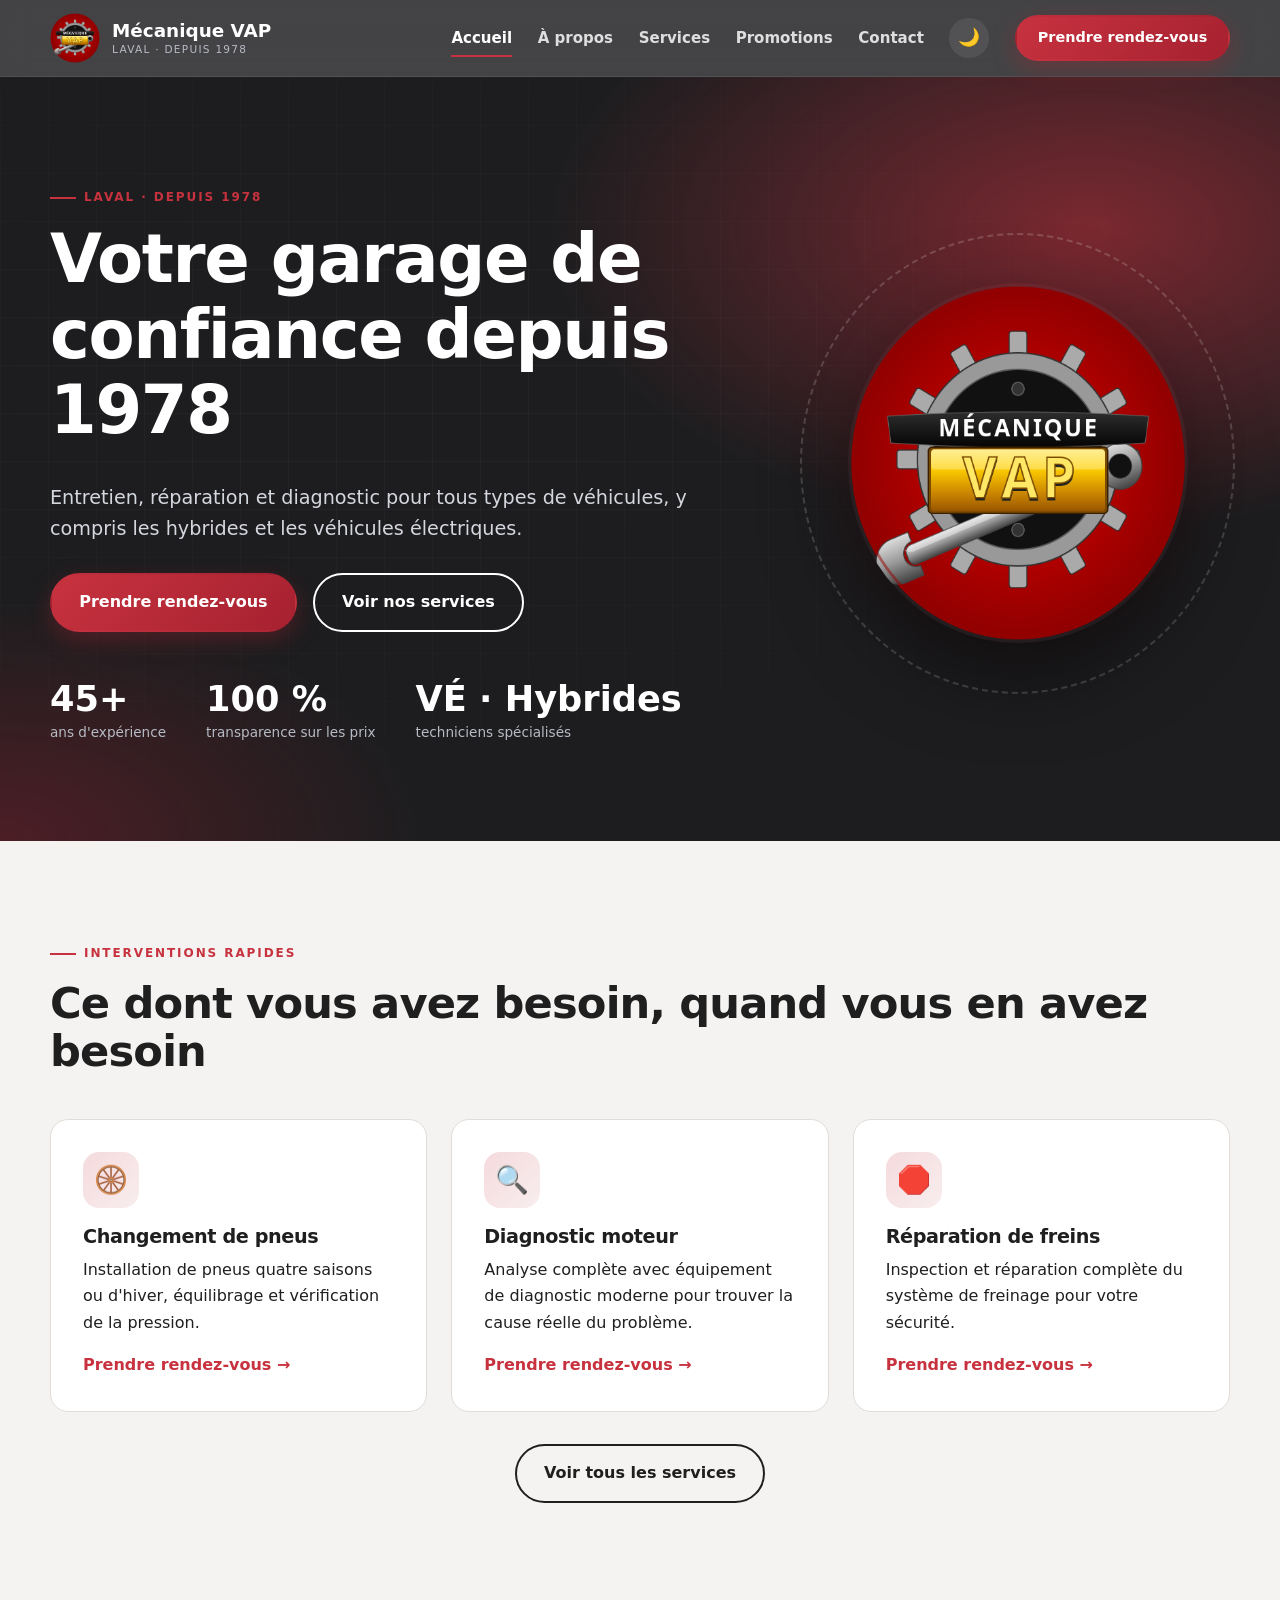
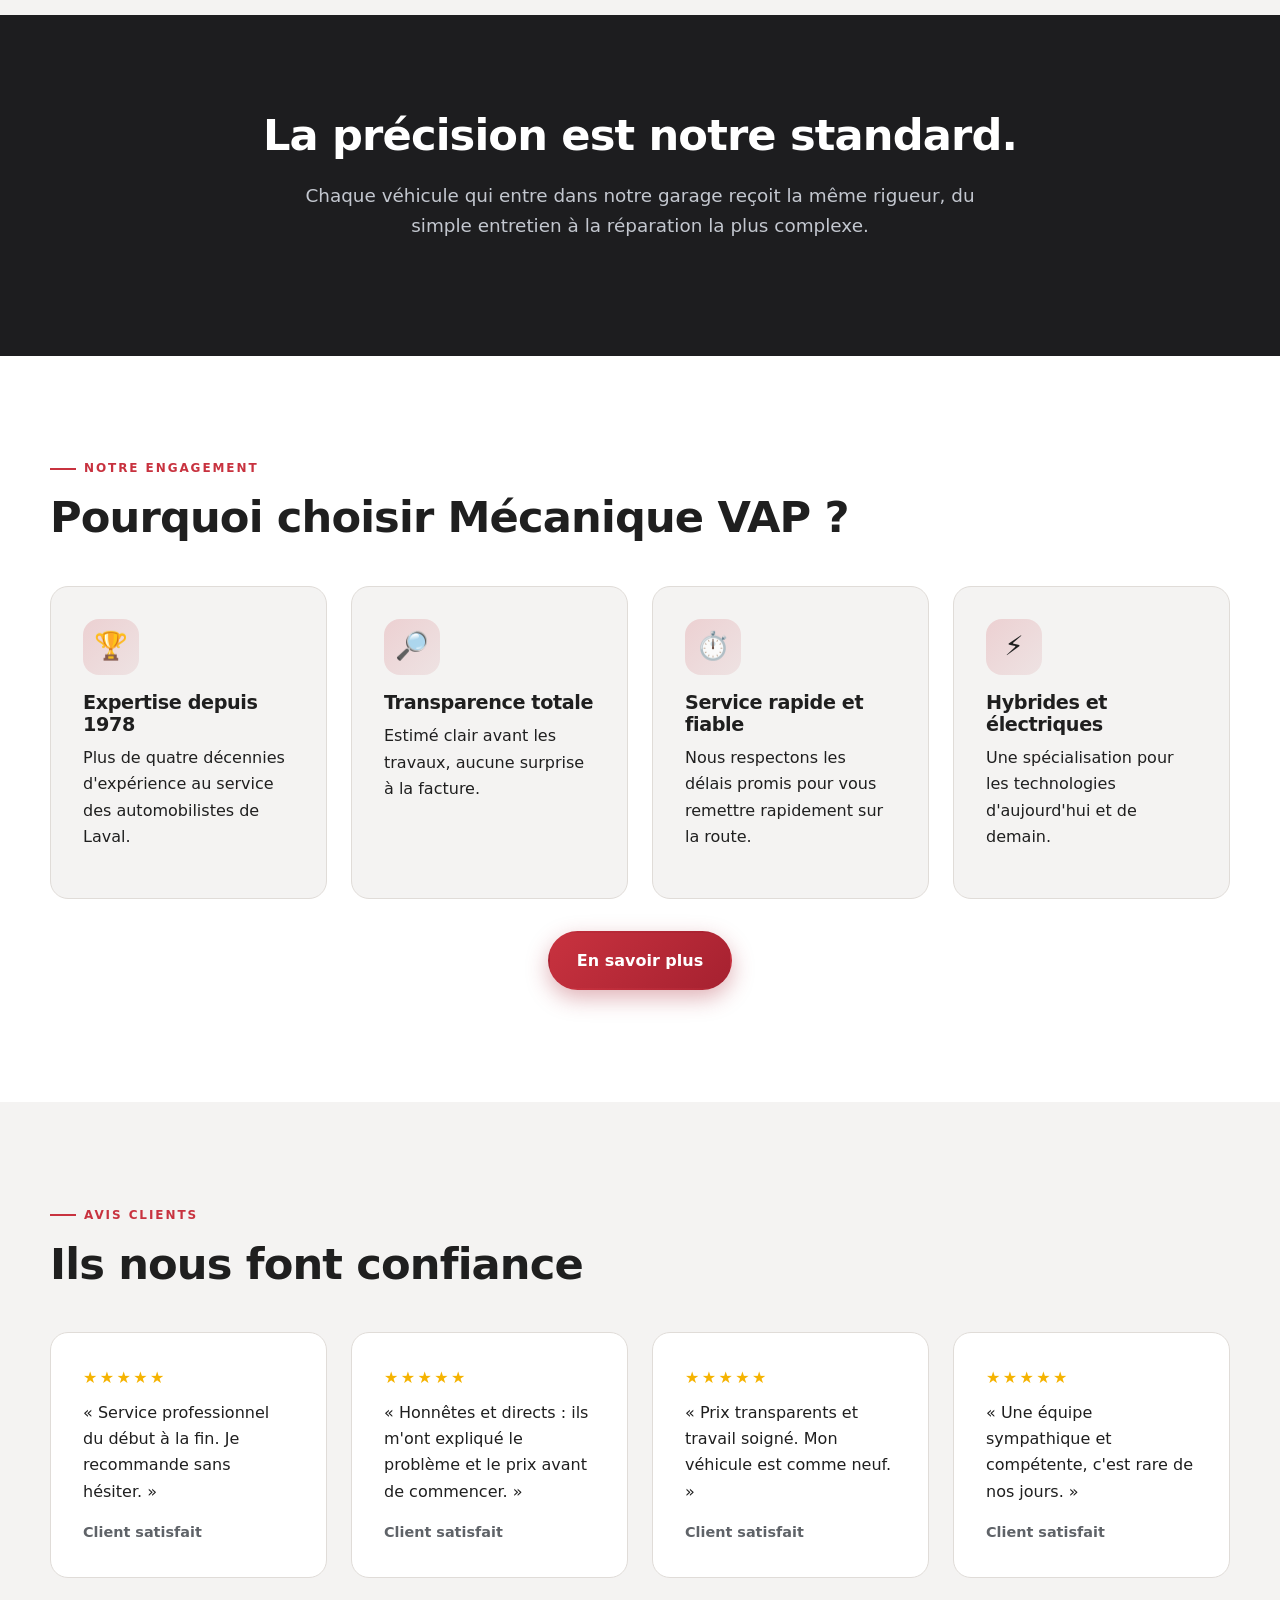
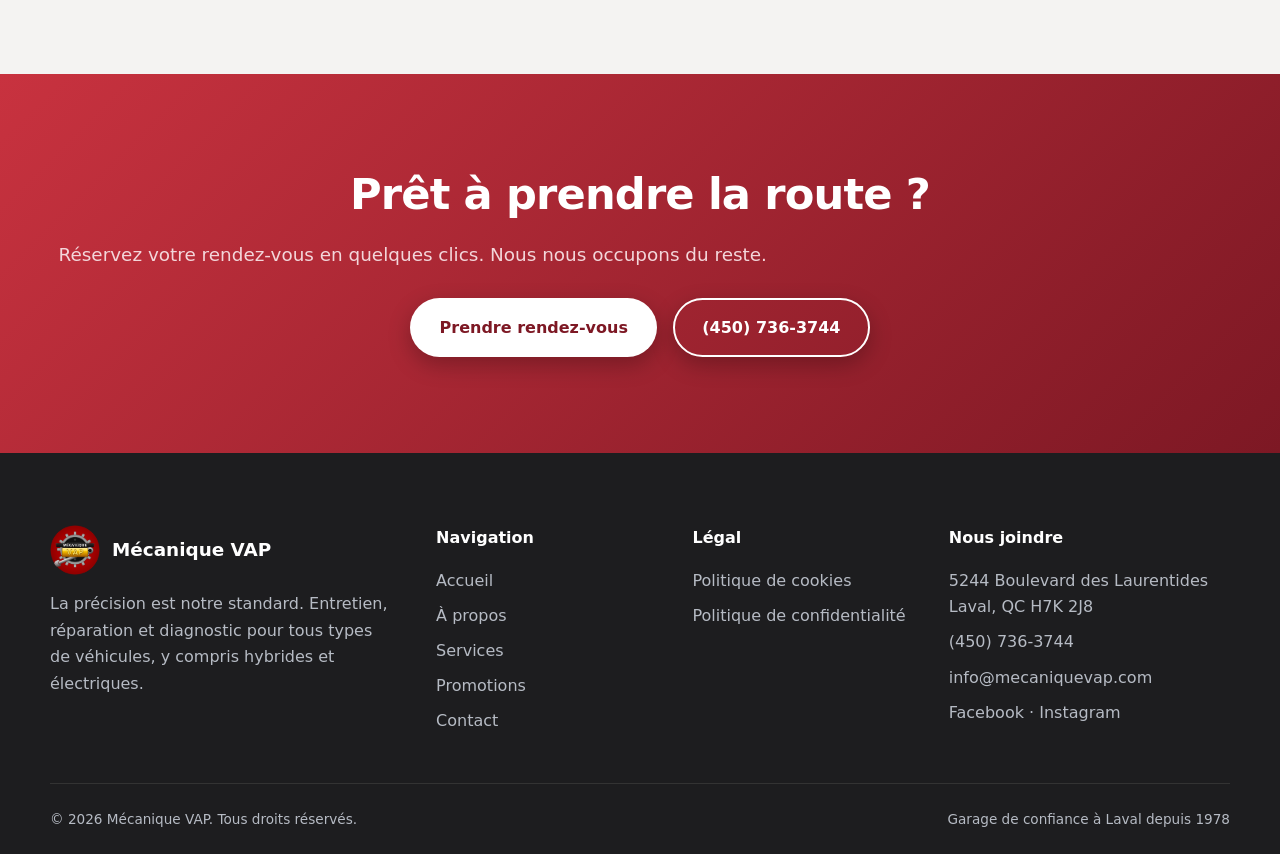
<file: index.html>
<!doctype html>
<html lang="fr-CA">
<head>
  <meta charset="utf-8">
  <meta name="viewport" content="width=device-width, initial-scale=1">
  <title>Mécanique VAP – Votre garage de confiance à Laval depuis 1978</title>
  <meta name="description" content="Entretien, réparation et diagnostic pour tous types de véhicules, y compris hybrides et électriques. Garage à Laval depuis 1978.">
  <meta name="theme-color" content="#1d1d1f">
  <link rel="canonical" href="https://mayooran08.github.io/vapmecanique/">
  <link rel="icon" type="image/png" href="img/favicon.png">
  <link rel="apple-touch-icon" href="img/favicon.png">
  <meta property="og:type" content="website">
  <meta property="og:locale" content="fr_CA">
  <meta property="og:site_name" content="Mécanique VAP">
  <meta property="og:title" content="Mécanique VAP – Votre garage de confiance à Laval depuis 1978">
  <meta property="og:description" content="Entretien, réparation et diagnostic pour tous types de véhicules, y compris hybrides et électriques. Garage à Laval depuis 1978.">
  <meta property="og:url" content="https://mayooran08.github.io/vapmecanique/">
  <meta property="og:image" content="https://mayooran08.github.io/vapmecanique/img/logo.png">
  <meta name="twitter:card" content="summary">
  <script>try{var t=localStorage.getItem("theme")||(matchMedia("(prefers-color-scheme: dark)").matches?"dark":"light");document.documentElement.dataset.theme=t}catch(e){}</script>
  <link rel="stylesheet" href="css/style.css">
  <script type="application/ld+json">{"@context":"https://schema.org","@type":"AutoRepair","name":"Mécanique VAP","description":"Garage de confiance à Laval depuis 1978 : entretien, réparation et diagnostic pour tous types de véhicules, y compris hybrides et électriques.","url":"https://mayooran08.github.io/vapmecanique/","logo":"https://mayooran08.github.io/vapmecanique/img/logo.png","image":"https://mayooran08.github.io/vapmecanique/img/logo.png","telephone":"+1-450-736-3744","email":"info@mecaniquevap.com","foundingDate":"1978","address":{"@type":"PostalAddress","streetAddress":"5244 Boulevard des Laurentides","addressLocality":"Laval","addressRegion":"QC","postalCode":"H7K 2J8","addressCountry":"CA"},"areaServed":"Laval, QC"}</script>
</head>
<body>
<a class="skip" href="#main">Aller au contenu</a>
<header class="site-header">
  <div class="container">
    <a class="logo" href="index.html" aria-label="Mécanique VAP – Accueil">
      <img src="img/logo.png" alt="" width="50" height="50">
      <span>Mécanique VAP<small>Laval · Depuis 1978</small></span>
    </a>
    <button class="icon-btn menu-toggle" aria-label="Ouvrir le menu" aria-expanded="false">☰</button>
    <nav class="nav" aria-label="Navigation principale">
      <a href="index.html" aria-current="page">Accueil</a>
      <a href="a-propos.html">À propos</a>
      <a href="services.html">Services</a>
      <a href="promotions.html">Promotions</a>
      <a href="contact.html">Contact</a>
      <button id="theme-toggle" class="icon-btn" type="button" aria-label="Changer de thème">🌙</button>
      <a class="btn" href="contact.html#rendez-vous">Prendre rendez-vous</a>
    </nav>
  </div>
</header>
<main id="main">
<section class="hero">
  <div class="container">
    <div>
      <p class="eyebrow">Laval · Depuis 1978</p>
      <h1>Votre garage de confiance depuis 1978</h1>
      <p class="sub">Entretien, réparation et diagnostic pour tous types de véhicules, y compris les hybrides et les véhicules électriques.</p>
      <div class="btn-row">
        <a class="btn" href="contact.html#rendez-vous">Prendre rendez-vous</a>
        <a class="btn btn--ghost" href="services.html">Voir nos services</a>
      </div>
      <div class="badges">
        <div class="badge"><strong><span data-count="45" data-suffix="+">45+</span></strong><span>ans d'expérience</span></div>
        <div class="badge"><strong><span data-count="100" data-suffix=" %">100 %</span></strong><span>transparence sur les prix</span></div>
        <div class="badge"><strong>VÉ · Hybrides</strong><span>techniciens spécialisés</span></div>
      </div>
    </div>
    <div class="hero-art"><img src="img/logo.png" alt="Logo Mécanique VAP" width="360" height="360" fetchpriority="high"></div>
  </div>
</section>

<section class="section">
  <div class="container">
    <p class="eyebrow">Interventions rapides</p>
    <h2>Ce dont vous avez besoin, quand vous en avez besoin</h2>
    <div class="grid grid--3">
      <article class="card"><div class="icon">🛞</div><h3>Changement de pneus</h3><p>Installation de pneus quatre saisons ou d'hiver, équilibrage et vérification de la pression.</p><a class="link" href="contact.html#rendez-vous">Prendre rendez-vous →</a></article>
      <article class="card"><div class="icon">🔍</div><h3>Diagnostic moteur</h3><p>Analyse complète avec équipement de diagnostic moderne pour trouver la cause réelle du problème.</p><a class="link" href="contact.html#rendez-vous">Prendre rendez-vous →</a></article>
      <article class="card"><div class="icon">🛑</div><h3>Réparation de freins</h3><p>Inspection et réparation complète du système de freinage pour votre sécurité.</p><a class="link" href="contact.html#rendez-vous">Prendre rendez-vous →</a></article>
    </div>
    <p class="center" style="margin-top:2rem"><a class="btn btn--ghost" href="services.html">Voir tous les services</a></p>
  </div>
</section>

<section class="section section--dark center">
  <div class="container">
    <h2>La précision est notre standard.</h2>
    <p class="lead">Chaque véhicule qui entre dans notre garage reçoit la même rigueur, du simple entretien à la réparation la plus complexe.</p>
  </div>
</section>

<section class="section section--alt">
  <div class="container">
    <p class="eyebrow">Notre engagement</p>
    <h2>Pourquoi choisir Mécanique VAP ?</h2>
    <div class="grid grid--4">
      <div class="card"><div class="icon">🏆</div><h3>Expertise depuis 1978</h3><p>Plus de quatre décennies d'expérience au service des automobilistes de Laval.</p></div>
      <div class="card"><div class="icon">🔎</div><h3>Transparence totale</h3><p>Estimé clair avant les travaux, aucune surprise à la facture.</p></div>
      <div class="card"><div class="icon">⏱️</div><h3>Service rapide et fiable</h3><p>Nous respectons les délais promis pour vous remettre rapidement sur la route.</p></div>
      <div class="card"><div class="icon">⚡</div><h3>Hybrides et électriques</h3><p>Une spécialisation pour les technologies d'aujourd'hui et de demain.</p></div>
    </div>
    <p class="center" style="margin-top:2rem"><a class="btn" href="a-propos.html">En savoir plus</a></p>
  </div>
</section>

<section class="section">
  <div class="container">
    <p class="eyebrow">Avis clients</p>
    <h2>Ils nous font confiance</h2>
    <div class="grid grid--4">
      <blockquote class="card quote" style="margin:0"><div class="stars" aria-label="5 étoiles sur 5">★★★★★</div><p>« Service professionnel du début à la fin. Je recommande sans hésiter. »</p><footer>Client satisfait</footer></blockquote>
      <blockquote class="card quote" style="margin:0"><div class="stars" aria-label="5 étoiles sur 5">★★★★★</div><p>« Honnêtes et directs : ils m'ont expliqué le problème et le prix avant de commencer. »</p><footer>Client satisfait</footer></blockquote>
      <blockquote class="card quote" style="margin:0"><div class="stars" aria-label="5 étoiles sur 5">★★★★★</div><p>« Prix transparents et travail soigné. Mon véhicule est comme neuf. »</p><footer>Client satisfait</footer></blockquote>
      <blockquote class="card quote" style="margin:0"><div class="stars" aria-label="5 étoiles sur 5">★★★★★</div><p>« Une équipe sympathique et compétente, c'est rare de nos jours. »</p><footer>Client satisfait</footer></blockquote>
    </div>
  </div>
</section>

<section class="section cta">
  <div class="container">
    <h2>Prêt à prendre la route ?</h2>
    <p class="lead" style="color:#f3d6da">Réservez votre rendez-vous en quelques clics. Nous nous occupons du reste.</p>
    <div class="btn-row" style="justify-content:center">
      <a class="btn" href="contact.html#rendez-vous">Prendre rendez-vous</a>
      <a class="btn btn--ghost" href="tel:+14507363744">(450) 736-3744</a>
    </div>
  </div>
</section>
</main>
<footer class="site-footer">
  <div class="container">
    <div class="footer-grid">
      <div>
        <a class="logo" href="index.html"><img src="img/logo.png" alt="" width="50" height="50"><span style="color:#fff">Mécanique VAP</span></a>
        <p style="margin-top:1rem">La précision est notre standard. Entretien, réparation et diagnostic pour tous types de véhicules, y compris hybrides et électriques.</p>
      </div>
      <div>
        <h4>Navigation</h4>
        <ul>
          <li><a href="index.html">Accueil</a></li>
          <li><a href="a-propos.html">À propos</a></li>
          <li><a href="services.html">Services</a></li>
          <li><a href="promotions.html">Promotions</a></li>
          <li><a href="contact.html">Contact</a></li>
        </ul>
      </div>
      <div>
        <h4>Légal</h4>
        <ul>
          <li><a href="politique-cookies.html">Politique de cookies</a></li>
          <li><a href="politique-confidentialite.html">Politique de confidentialité</a></li>
        </ul>
      </div>
      <div>
        <h4>Nous joindre</h4>
        <ul>
          <li>5244 Boulevard des Laurentides<br>Laval, QC H7K 2J8</li>
          <li><a href="tel:+14507363744">(450) 736-3744</a></li>
          <li><a href="mailto:info@mecaniquevap.com">info@mecaniquevap.com</a></li>
          <li><a href="https://www.facebook.com/" rel="noopener">Facebook</a> · <a href="https://www.instagram.com/" rel="noopener">Instagram</a></li>
        </ul>
      </div>
    </div>
    <div class="footer-bottom">
      <span>© 2026 Mécanique VAP. Tous droits réservés.</span>
      <span>Garage de confiance à Laval depuis 1978</span>
    </div>
  </div>
</footer>
<button class="to-top" aria-label="Retour en haut" type="button">↑</button>
<script src="js/main.js"></script>
</body>
</html>
</file>
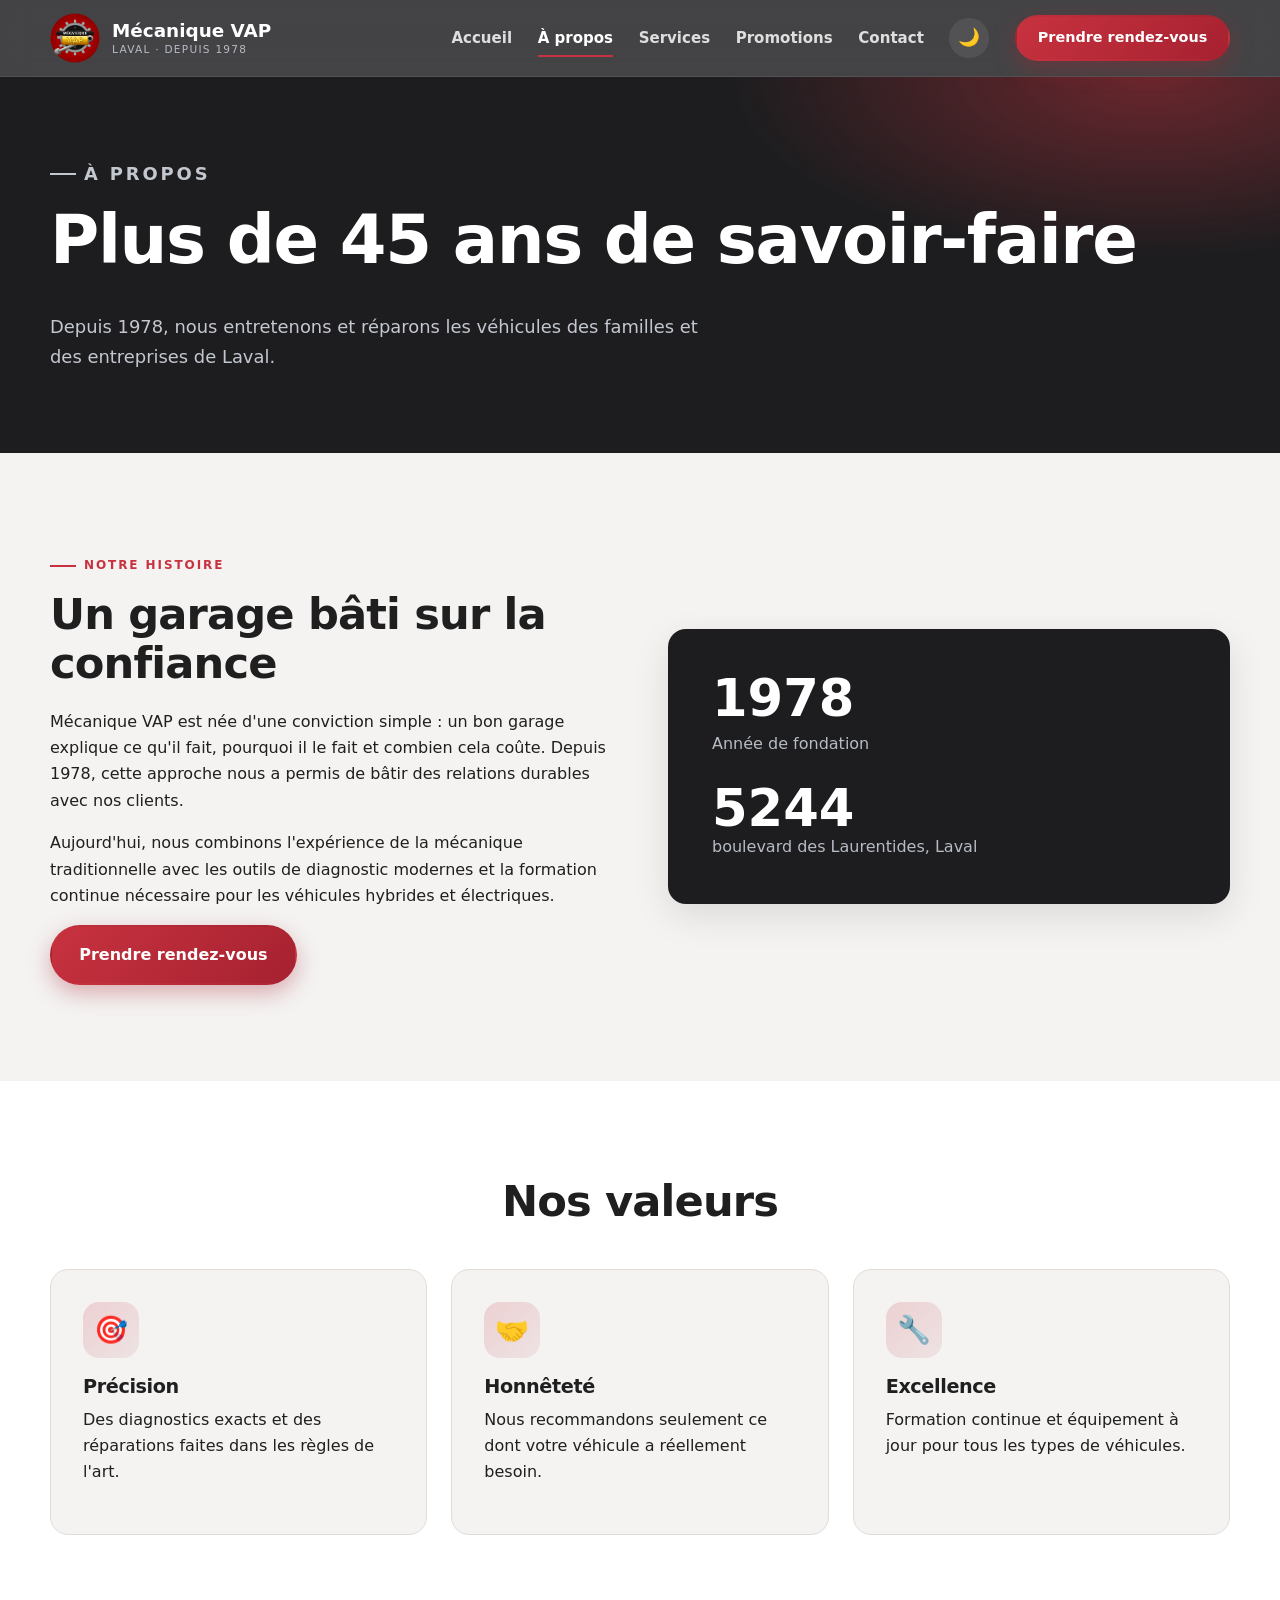
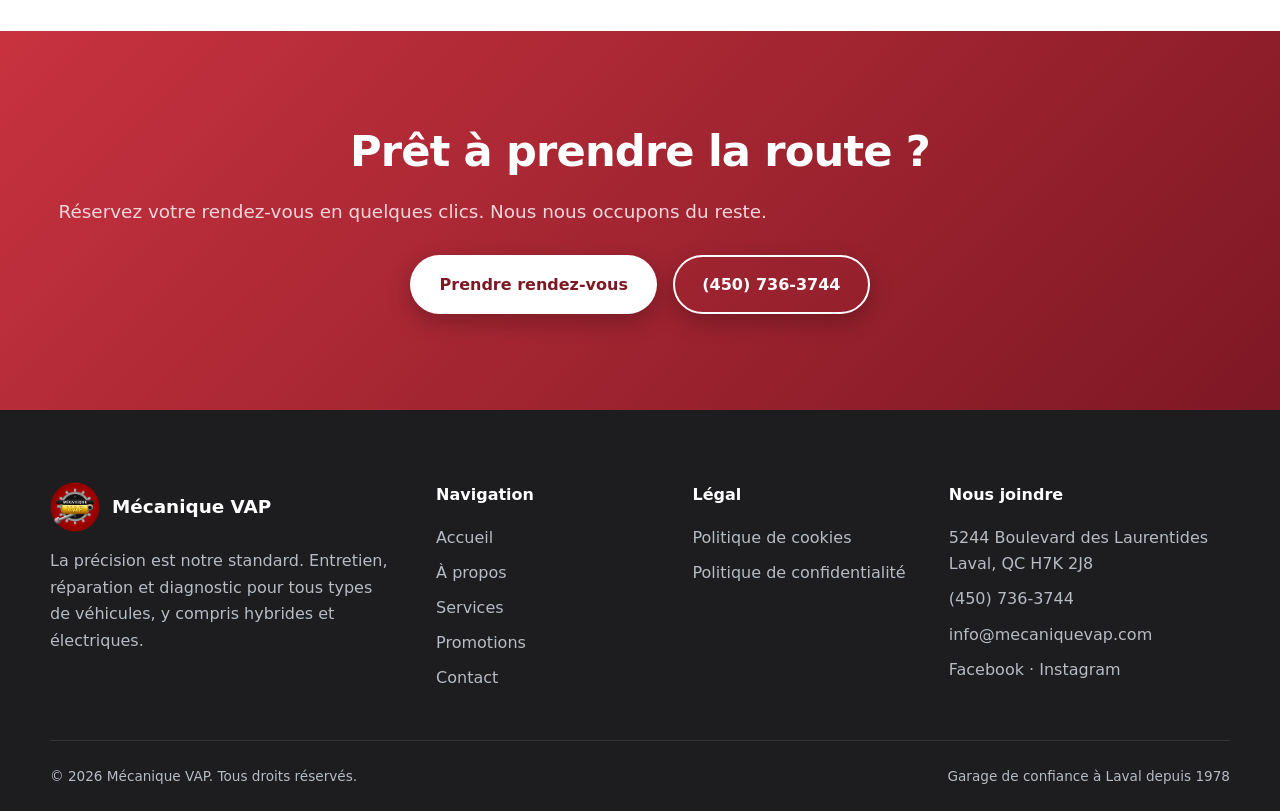
<file: a-propos.html>
<!doctype html>
<html lang="fr-CA">
<head>
  <meta charset="utf-8">
  <meta name="viewport" content="width=device-width, initial-scale=1">
  <title>À propos – Mécanique VAP</title>
  <meta name="description" content="Mécanique VAP, garage de confiance à Laval depuis 1978 : expertise, transparence et service rapide.">
  <meta name="theme-color" content="#1d1d1f">
  <link rel="canonical" href="https://mayooran08.github.io/vapmecanique/a-propos.html">
  <link rel="icon" type="image/png" href="img/favicon.png">
  <link rel="apple-touch-icon" href="img/favicon.png">
  <meta property="og:type" content="website">
  <meta property="og:locale" content="fr_CA">
  <meta property="og:site_name" content="Mécanique VAP">
  <meta property="og:title" content="À propos – Mécanique VAP">
  <meta property="og:description" content="Mécanique VAP, garage de confiance à Laval depuis 1978 : expertise, transparence et service rapide.">
  <meta property="og:url" content="https://mayooran08.github.io/vapmecanique/a-propos.html">
  <meta property="og:image" content="https://mayooran08.github.io/vapmecanique/img/logo.png">
  <meta name="twitter:card" content="summary">
  <script>try{var t=localStorage.getItem("theme")||(matchMedia("(prefers-color-scheme: dark)").matches?"dark":"light");document.documentElement.dataset.theme=t}catch(e){}</script>
  <link rel="stylesheet" href="css/style.css">
</head>
<body>
<a class="skip" href="#main">Aller au contenu</a>
<header class="site-header">
  <div class="container">
    <a class="logo" href="index.html" aria-label="Mécanique VAP – Accueil">
      <img src="img/logo.png" alt="" width="50" height="50">
      <span>Mécanique VAP<small>Laval · Depuis 1978</small></span>
    </a>
    <button class="icon-btn menu-toggle" aria-label="Ouvrir le menu" aria-expanded="false">☰</button>
    <nav class="nav" aria-label="Navigation principale">
      <a href="index.html">Accueil</a>
      <a href="a-propos.html" aria-current="page">À propos</a>
      <a href="services.html">Services</a>
      <a href="promotions.html">Promotions</a>
      <a href="contact.html">Contact</a>
      <button id="theme-toggle" class="icon-btn" type="button" aria-label="Changer de thème">🌙</button>
      <a class="btn" href="contact.html#rendez-vous">Prendre rendez-vous</a>
    </nav>
  </div>
</header>
<main id="main">
<section class="page-hero"><div class="container"><p class="eyebrow">À propos</p><h1>Plus de 45 ans de savoir-faire</h1><p>Depuis 1978, nous entretenons et réparons les véhicules des familles et des entreprises de Laval.</p></div></section>

<section class="section">
  <div class="container split">
    <div>
      <p class="eyebrow">Notre histoire</p>
      <h2>Un garage bâti sur la confiance</h2>
      <p>Mécanique VAP est née d'une conviction simple : un bon garage explique ce qu'il fait, pourquoi il le fait et combien cela coûte. Depuis 1978, cette approche nous a permis de bâtir des relations durables avec nos clients.</p>
      <p>Aujourd'hui, nous combinons l'expérience de la mécanique traditionnelle avec les outils de diagnostic modernes et la formation continue nécessaire pour les véhicules hybrides et électriques.</p>
      <a class="btn" href="contact.html#rendez-vous">Prendre rendez-vous</a>
    </div>
    <div class="panel"><strong>1978</strong><p>Année de fondation</p><strong>5244</strong><p style="margin:0">boulevard des Laurentides, Laval</p></div>
  </div>
</section>

<section class="section section--alt">
  <div class="container">
    <h2 class="center">Nos valeurs</h2>
    <div class="grid grid--3">
      <div class="card"><div class="icon">🎯</div><h3>Précision</h3><p>Des diagnostics exacts et des réparations faites dans les règles de l'art.</p></div>
      <div class="card"><div class="icon">🤝</div><h3>Honnêteté</h3><p>Nous recommandons seulement ce dont votre véhicule a réellement besoin.</p></div>
      <div class="card"><div class="icon">🔧</div><h3>Excellence</h3><p>Formation continue et équipement à jour pour tous les types de véhicules.</p></div>
    </div>
  </div>
</section>

<section class="section cta">
  <div class="container">
    <h2>Prêt à prendre la route ?</h2>
    <p class="lead" style="color:#f3d6da">Réservez votre rendez-vous en quelques clics. Nous nous occupons du reste.</p>
    <div class="btn-row" style="justify-content:center">
      <a class="btn" href="contact.html#rendez-vous">Prendre rendez-vous</a>
      <a class="btn btn--ghost" href="tel:+14507363744">(450) 736-3744</a>
    </div>
  </div>
</section>
</main>
<footer class="site-footer">
  <div class="container">
    <div class="footer-grid">
      <div>
        <a class="logo" href="index.html"><img src="img/logo.png" alt="" width="50" height="50"><span style="color:#fff">Mécanique VAP</span></a>
        <p style="margin-top:1rem">La précision est notre standard. Entretien, réparation et diagnostic pour tous types de véhicules, y compris hybrides et électriques.</p>
      </div>
      <div>
        <h4>Navigation</h4>
        <ul>
          <li><a href="index.html">Accueil</a></li>
          <li><a href="a-propos.html">À propos</a></li>
          <li><a href="services.html">Services</a></li>
          <li><a href="promotions.html">Promotions</a></li>
          <li><a href="contact.html">Contact</a></li>
        </ul>
      </div>
      <div>
        <h4>Légal</h4>
        <ul>
          <li><a href="politique-cookies.html">Politique de cookies</a></li>
          <li><a href="politique-confidentialite.html">Politique de confidentialité</a></li>
        </ul>
      </div>
      <div>
        <h4>Nous joindre</h4>
        <ul>
          <li>5244 Boulevard des Laurentides<br>Laval, QC H7K 2J8</li>
          <li><a href="tel:+14507363744">(450) 736-3744</a></li>
          <li><a href="mailto:info@mecaniquevap.com">info@mecaniquevap.com</a></li>
          <li><a href="https://www.facebook.com/" rel="noopener">Facebook</a> · <a href="https://www.instagram.com/" rel="noopener">Instagram</a></li>
        </ul>
      </div>
    </div>
    <div class="footer-bottom">
      <span>© 2026 Mécanique VAP. Tous droits réservés.</span>
      <span>Garage de confiance à Laval depuis 1978</span>
    </div>
  </div>
</footer>
<button class="to-top" aria-label="Retour en haut" type="button">↑</button>
<script src="js/main.js"></script>
</body>
</html>
</file>
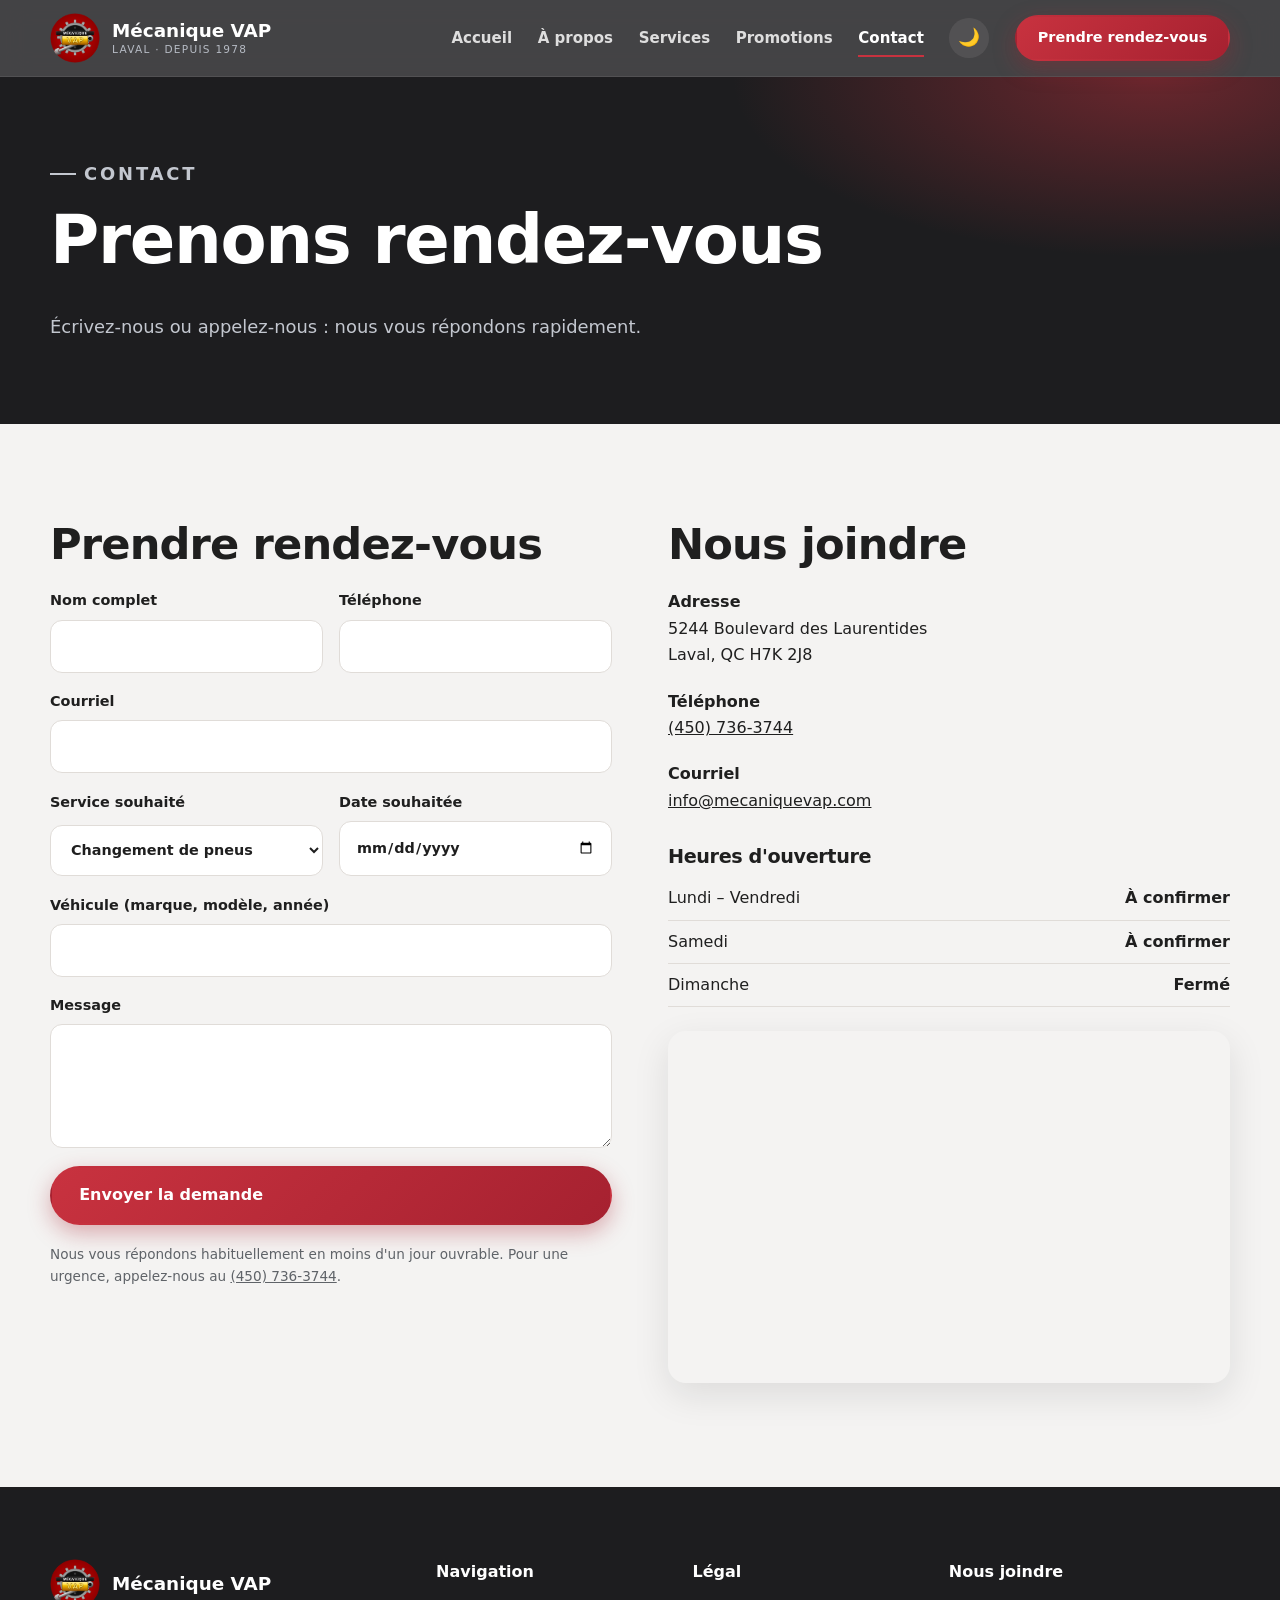
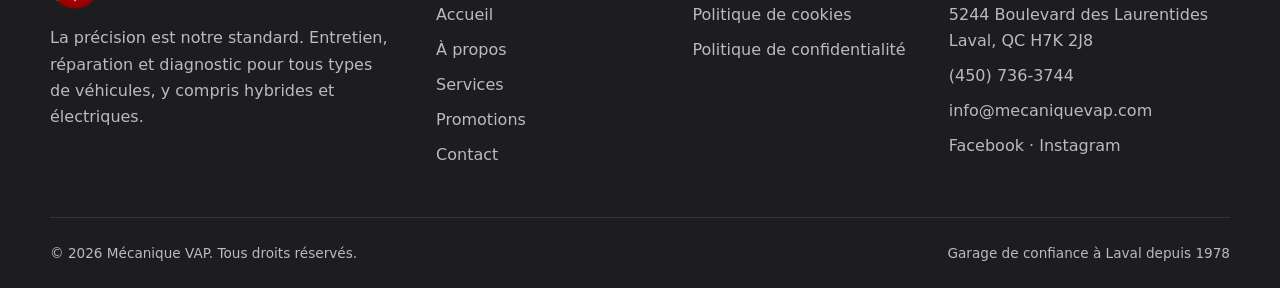
<file: contact.html>
<!doctype html>
<html lang="fr-CA">
<head>
  <meta charset="utf-8">
  <meta name="viewport" content="width=device-width, initial-scale=1">
  <title>Contact et rendez-vous – Mécanique VAP</title>
  <meta name="description" content="Prenez rendez-vous ou contactez Mécanique VAP au 5244 boulevard des Laurentides, Laval. Téléphone : (450) 736-3744.">
  <meta name="theme-color" content="#1d1d1f">
  <link rel="canonical" href="https://mayooran08.github.io/vapmecanique/contact.html">
  <link rel="icon" type="image/png" href="img/favicon.png">
  <link rel="apple-touch-icon" href="img/favicon.png">
  <meta property="og:type" content="website">
  <meta property="og:locale" content="fr_CA">
  <meta property="og:site_name" content="Mécanique VAP">
  <meta property="og:title" content="Contact et rendez-vous – Mécanique VAP">
  <meta property="og:description" content="Prenez rendez-vous ou contactez Mécanique VAP au 5244 boulevard des Laurentides, Laval. Téléphone : (450) 736-3744.">
  <meta property="og:url" content="https://mayooran08.github.io/vapmecanique/contact.html">
  <meta property="og:image" content="https://mayooran08.github.io/vapmecanique/img/logo.png">
  <meta name="twitter:card" content="summary">
  <script>try{var t=localStorage.getItem("theme")||(matchMedia("(prefers-color-scheme: dark)").matches?"dark":"light");document.documentElement.dataset.theme=t}catch(e){}</script>
  <link rel="stylesheet" href="css/style.css">
</head>
<body>
<a class="skip" href="#main">Aller au contenu</a>
<header class="site-header">
  <div class="container">
    <a class="logo" href="index.html" aria-label="Mécanique VAP – Accueil">
      <img src="img/logo.png" alt="" width="50" height="50">
      <span>Mécanique VAP<small>Laval · Depuis 1978</small></span>
    </a>
    <button class="icon-btn menu-toggle" aria-label="Ouvrir le menu" aria-expanded="false">☰</button>
    <nav class="nav" aria-label="Navigation principale">
      <a href="index.html">Accueil</a>
      <a href="a-propos.html">À propos</a>
      <a href="services.html">Services</a>
      <a href="promotions.html">Promotions</a>
      <a href="contact.html" aria-current="page">Contact</a>
      <button id="theme-toggle" class="icon-btn" type="button" aria-label="Changer de thème">🌙</button>
      <a class="btn" href="contact.html#rendez-vous">Prendre rendez-vous</a>
    </nav>
  </div>
</header>
<main id="main">
<section class="page-hero"><div class="container"><p class="eyebrow">Contact</p><h1>Prenons rendez-vous</h1><p>Écrivez-nous ou appelez-nous : nous vous répondons rapidement.</p></div></section>

<section class="section">
  <div class="container split" style="align-items:start">
    <div id="rendez-vous">
      <h2>Prendre rendez-vous</h2>
      <form id="booking-form" action="https://api.web3forms.com/submit" method="post">
        <input type="hidden" name="access_key" value="YOUR_WEB3FORMS_ACCESS_KEY">
        <input type="hidden" name="subject" value="Nouvelle demande de rendez-vous – mecaniquevap">
        <input type="hidden" name="from_name" value="Site Mécanique VAP">
        <input type="checkbox" name="botcheck" class="hp" tabindex="-1" autocomplete="off" aria-hidden="true">
        <div class="form-row">
          <label>Nom complet<input name="nom" required autocomplete="name"></label>
          <label>Téléphone<input name="telephone" type="tel" required autocomplete="tel"></label>
        </div>
        <label>Courriel<input name="courriel" type="email" required autocomplete="email"></label>
        <div class="form-row">
          <label>Service souhaité
            <select name="service">
              <option>Changement de pneus</option><option>Diagnostic moteur</option><option>Réparation de freins</option><option>Entretien général</option><option>Climatisation</option><option>Hybrides et électriques</option>
              <option>Autre</option>
            </select>
          </label>
          <label>Date souhaitée<input name="date" type="date"></label>
        </div>
        <label>Véhicule (marque, modèle, année)<input name="vehicule"></label>
        <label>Message<textarea name="message" rows="4"></textarea></label>
        <button class="btn" type="submit">Envoyer la demande</button>
        <p class="form-note">Nous vous répondons habituellement en moins d'un jour ouvrable. Pour une urgence, appelez-nous au <a href="tel:+14507363744">(450) 736-3744</a>.</p>
        <p class="form-status" role="status" hidden></p>
      </form>
    </div>
    <aside>
      <h2>Nous joindre</h2>
      <ul class="info-list">
        <li><strong>Adresse</strong>5244 Boulevard des Laurentides<br>Laval, QC H7K 2J8</li>
        <li><strong>Téléphone</strong><a href="tel:+14507363744">(450) 736-3744</a></li>
        <li><strong>Courriel</strong><a href="mailto:info@mecaniquevap.com">info@mecaniquevap.com</a></li>
      </ul>
      <h3 style="margin-top:2rem">Heures d'ouverture</h3>
      <table class="hours">
        <tr><td>Lundi – Vendredi</td><td>À confirmer</td></tr>
        <tr><td>Samedi</td><td>À confirmer</td></tr>
        <tr><td>Dimanche</td><td>Fermé</td></tr>
      </table>
      <iframe class="map" title="Carte : Mécanique VAP, 5244 Boulevard des Laurentides, Laval" loading="lazy" referrerpolicy="no-referrer-when-downgrade" src="https://www.google.com/maps?q=5244+Boulevard+des+Laurentides,+Laval,+QC+H7K+2J8&output=embed"></iframe>
    </aside>
  </div>
</section>
</main>
<footer class="site-footer">
  <div class="container">
    <div class="footer-grid">
      <div>
        <a class="logo" href="index.html"><img src="img/logo.png" alt="" width="50" height="50"><span style="color:#fff">Mécanique VAP</span></a>
        <p style="margin-top:1rem">La précision est notre standard. Entretien, réparation et diagnostic pour tous types de véhicules, y compris hybrides et électriques.</p>
      </div>
      <div>
        <h4>Navigation</h4>
        <ul>
          <li><a href="index.html">Accueil</a></li>
          <li><a href="a-propos.html">À propos</a></li>
          <li><a href="services.html">Services</a></li>
          <li><a href="promotions.html">Promotions</a></li>
          <li><a href="contact.html">Contact</a></li>
        </ul>
      </div>
      <div>
        <h4>Légal</h4>
        <ul>
          <li><a href="politique-cookies.html">Politique de cookies</a></li>
          <li><a href="politique-confidentialite.html">Politique de confidentialité</a></li>
        </ul>
      </div>
      <div>
        <h4>Nous joindre</h4>
        <ul>
          <li>5244 Boulevard des Laurentides<br>Laval, QC H7K 2J8</li>
          <li><a href="tel:+14507363744">(450) 736-3744</a></li>
          <li><a href="mailto:info@mecaniquevap.com">info@mecaniquevap.com</a></li>
          <li><a href="https://www.facebook.com/" rel="noopener">Facebook</a> · <a href="https://www.instagram.com/" rel="noopener">Instagram</a></li>
        </ul>
      </div>
    </div>
    <div class="footer-bottom">
      <span>© 2026 Mécanique VAP. Tous droits réservés.</span>
      <span>Garage de confiance à Laval depuis 1978</span>
    </div>
  </div>
</footer>
<button class="to-top" aria-label="Retour en haut" type="button">↑</button>
<script src="js/main.js"></script>
</body>
</html>
</file>
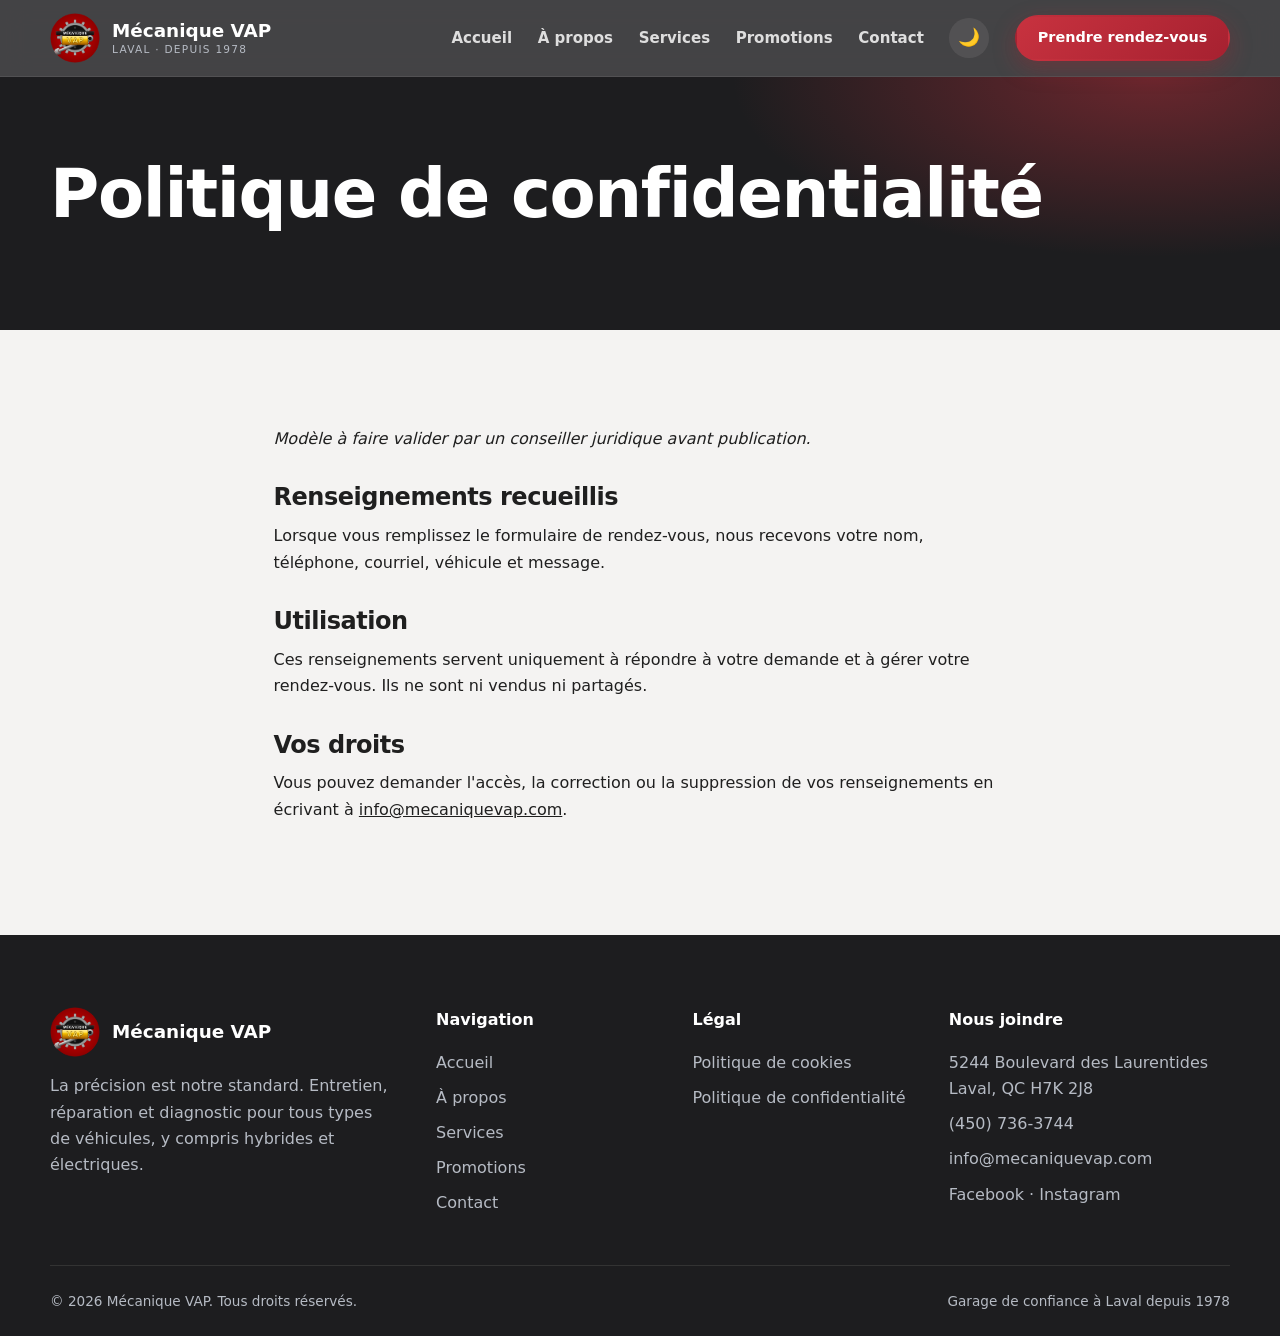
<file: politique-confidentialite.html>
<!doctype html>
<html lang="fr-CA">
<head>
  <meta charset="utf-8">
  <meta name="viewport" content="width=device-width, initial-scale=1">
  <title>Politique de confidentialité – Mécanique VAP</title>
  <meta name="description" content="Politique de confidentialité">
  <meta name="theme-color" content="#1d1d1f">
  <link rel="canonical" href="https://mayooran08.github.io/vapmecanique/politique-confidentialite.html">
  <link rel="icon" type="image/png" href="img/favicon.png">
  <link rel="apple-touch-icon" href="img/favicon.png">
  <meta property="og:type" content="website">
  <meta property="og:locale" content="fr_CA">
  <meta property="og:site_name" content="Mécanique VAP">
  <meta property="og:title" content="Politique de confidentialité – Mécanique VAP">
  <meta property="og:description" content="Politique de confidentialité">
  <meta property="og:url" content="https://mayooran08.github.io/vapmecanique/politique-confidentialite.html">
  <meta property="og:image" content="https://mayooran08.github.io/vapmecanique/img/logo.png">
  <meta name="twitter:card" content="summary">
  <script>try{var t=localStorage.getItem("theme")||(matchMedia("(prefers-color-scheme: dark)").matches?"dark":"light");document.documentElement.dataset.theme=t}catch(e){}</script>
  <link rel="stylesheet" href="css/style.css">
</head>
<body>
<a class="skip" href="#main">Aller au contenu</a>
<header class="site-header">
  <div class="container">
    <a class="logo" href="index.html" aria-label="Mécanique VAP – Accueil">
      <img src="img/logo.png" alt="" width="50" height="50">
      <span>Mécanique VAP<small>Laval · Depuis 1978</small></span>
    </a>
    <button class="icon-btn menu-toggle" aria-label="Ouvrir le menu" aria-expanded="false">☰</button>
    <nav class="nav" aria-label="Navigation principale">
      <a href="index.html">Accueil</a>
      <a href="a-propos.html">À propos</a>
      <a href="services.html">Services</a>
      <a href="promotions.html">Promotions</a>
      <a href="contact.html">Contact</a>
      <button id="theme-toggle" class="icon-btn" type="button" aria-label="Changer de thème">🌙</button>
      <a class="btn" href="contact.html#rendez-vous">Prendre rendez-vous</a>
    </nav>
  </div>
</header>
<main id="main">
<section class="page-hero"><div class="container"><h1>Politique de confidentialité</h1></div></section>
<section class="section"><div class="container prose"><p><em>Modèle à faire valider par un conseiller juridique avant publication.</em></p>
<h2>Renseignements recueillis</h2><p>Lorsque vous remplissez le formulaire de rendez-vous, nous recevons votre nom, téléphone, courriel, véhicule et message.</p>
<h2>Utilisation</h2><p>Ces renseignements servent uniquement à répondre à votre demande et à gérer votre rendez-vous. Ils ne sont ni vendus ni partagés.</p>
<h2>Vos droits</h2><p>Vous pouvez demander l'accès, la correction ou la suppression de vos renseignements en écrivant à <a href="mailto:info@mecaniquevap.com">info@mecaniquevap.com</a>.</p></div></section>
</main>
<footer class="site-footer">
  <div class="container">
    <div class="footer-grid">
      <div>
        <a class="logo" href="index.html"><img src="img/logo.png" alt="" width="50" height="50"><span style="color:#fff">Mécanique VAP</span></a>
        <p style="margin-top:1rem">La précision est notre standard. Entretien, réparation et diagnostic pour tous types de véhicules, y compris hybrides et électriques.</p>
      </div>
      <div>
        <h4>Navigation</h4>
        <ul>
          <li><a href="index.html">Accueil</a></li>
          <li><a href="a-propos.html">À propos</a></li>
          <li><a href="services.html">Services</a></li>
          <li><a href="promotions.html">Promotions</a></li>
          <li><a href="contact.html">Contact</a></li>
        </ul>
      </div>
      <div>
        <h4>Légal</h4>
        <ul>
          <li><a href="politique-cookies.html">Politique de cookies</a></li>
          <li><a href="politique-confidentialite.html">Politique de confidentialité</a></li>
        </ul>
      </div>
      <div>
        <h4>Nous joindre</h4>
        <ul>
          <li>5244 Boulevard des Laurentides<br>Laval, QC H7K 2J8</li>
          <li><a href="tel:+14507363744">(450) 736-3744</a></li>
          <li><a href="mailto:info@mecaniquevap.com">info@mecaniquevap.com</a></li>
          <li><a href="https://www.facebook.com/" rel="noopener">Facebook</a> · <a href="https://www.instagram.com/" rel="noopener">Instagram</a></li>
        </ul>
      </div>
    </div>
    <div class="footer-bottom">
      <span>© 2026 Mécanique VAP. Tous droits réservés.</span>
      <span>Garage de confiance à Laval depuis 1978</span>
    </div>
  </div>
</footer>
<button class="to-top" aria-label="Retour en haut" type="button">↑</button>
<script src="js/main.js"></script>
</body>
</html>
</file>
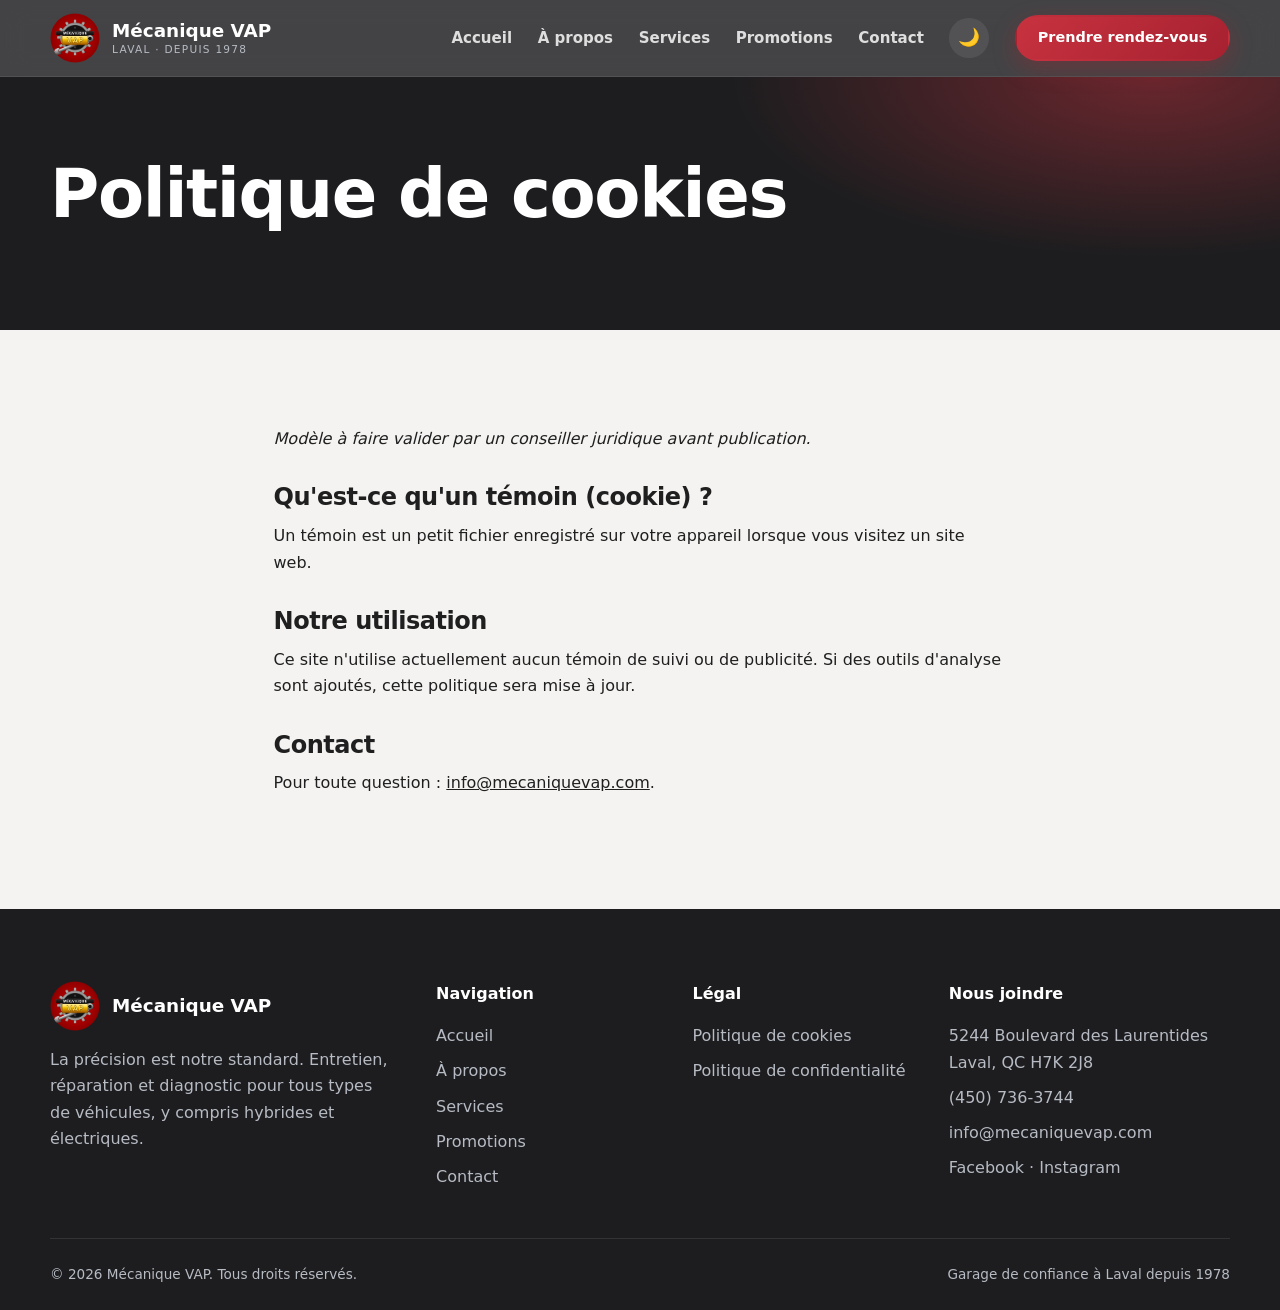
<file: politique-cookies.html>
<!doctype html>
<html lang="fr-CA">
<head>
  <meta charset="utf-8">
  <meta name="viewport" content="width=device-width, initial-scale=1">
  <title>Politique de cookies – Mécanique VAP</title>
  <meta name="description" content="Politique de cookies">
  <meta name="theme-color" content="#1d1d1f">
  <link rel="canonical" href="https://mayooran08.github.io/vapmecanique/politique-cookies.html">
  <link rel="icon" type="image/png" href="img/favicon.png">
  <link rel="apple-touch-icon" href="img/favicon.png">
  <meta property="og:type" content="website">
  <meta property="og:locale" content="fr_CA">
  <meta property="og:site_name" content="Mécanique VAP">
  <meta property="og:title" content="Politique de cookies – Mécanique VAP">
  <meta property="og:description" content="Politique de cookies">
  <meta property="og:url" content="https://mayooran08.github.io/vapmecanique/politique-cookies.html">
  <meta property="og:image" content="https://mayooran08.github.io/vapmecanique/img/logo.png">
  <meta name="twitter:card" content="summary">
  <script>try{var t=localStorage.getItem("theme")||(matchMedia("(prefers-color-scheme: dark)").matches?"dark":"light");document.documentElement.dataset.theme=t}catch(e){}</script>
  <link rel="stylesheet" href="css/style.css">
</head>
<body>
<a class="skip" href="#main">Aller au contenu</a>
<header class="site-header">
  <div class="container">
    <a class="logo" href="index.html" aria-label="Mécanique VAP – Accueil">
      <img src="img/logo.png" alt="" width="50" height="50">
      <span>Mécanique VAP<small>Laval · Depuis 1978</small></span>
    </a>
    <button class="icon-btn menu-toggle" aria-label="Ouvrir le menu" aria-expanded="false">☰</button>
    <nav class="nav" aria-label="Navigation principale">
      <a href="index.html">Accueil</a>
      <a href="a-propos.html">À propos</a>
      <a href="services.html">Services</a>
      <a href="promotions.html">Promotions</a>
      <a href="contact.html">Contact</a>
      <button id="theme-toggle" class="icon-btn" type="button" aria-label="Changer de thème">🌙</button>
      <a class="btn" href="contact.html#rendez-vous">Prendre rendez-vous</a>
    </nav>
  </div>
</header>
<main id="main">
<section class="page-hero"><div class="container"><h1>Politique de cookies</h1></div></section>
<section class="section"><div class="container prose"><p><em>Modèle à faire valider par un conseiller juridique avant publication.</em></p>
<h2>Qu'est-ce qu'un témoin (cookie) ?</h2><p>Un témoin est un petit fichier enregistré sur votre appareil lorsque vous visitez un site web.</p>
<h2>Notre utilisation</h2><p>Ce site n'utilise actuellement aucun témoin de suivi ou de publicité. Si des outils d'analyse sont ajoutés, cette politique sera mise à jour.</p>
<h2>Contact</h2><p>Pour toute question : <a href="mailto:info@mecaniquevap.com">info@mecaniquevap.com</a>.</p></div></section>
</main>
<footer class="site-footer">
  <div class="container">
    <div class="footer-grid">
      <div>
        <a class="logo" href="index.html"><img src="img/logo.png" alt="" width="50" height="50"><span style="color:#fff">Mécanique VAP</span></a>
        <p style="margin-top:1rem">La précision est notre standard. Entretien, réparation et diagnostic pour tous types de véhicules, y compris hybrides et électriques.</p>
      </div>
      <div>
        <h4>Navigation</h4>
        <ul>
          <li><a href="index.html">Accueil</a></li>
          <li><a href="a-propos.html">À propos</a></li>
          <li><a href="services.html">Services</a></li>
          <li><a href="promotions.html">Promotions</a></li>
          <li><a href="contact.html">Contact</a></li>
        </ul>
      </div>
      <div>
        <h4>Légal</h4>
        <ul>
          <li><a href="politique-cookies.html">Politique de cookies</a></li>
          <li><a href="politique-confidentialite.html">Politique de confidentialité</a></li>
        </ul>
      </div>
      <div>
        <h4>Nous joindre</h4>
        <ul>
          <li>5244 Boulevard des Laurentides<br>Laval, QC H7K 2J8</li>
          <li><a href="tel:+14507363744">(450) 736-3744</a></li>
          <li><a href="mailto:info@mecaniquevap.com">info@mecaniquevap.com</a></li>
          <li><a href="https://www.facebook.com/" rel="noopener">Facebook</a> · <a href="https://www.instagram.com/" rel="noopener">Instagram</a></li>
        </ul>
      </div>
    </div>
    <div class="footer-bottom">
      <span>© 2026 Mécanique VAP. Tous droits réservés.</span>
      <span>Garage de confiance à Laval depuis 1978</span>
    </div>
  </div>
</footer>
<button class="to-top" aria-label="Retour en haut" type="button">↑</button>
<script src="js/main.js"></script>
</body>
</html>
</file>
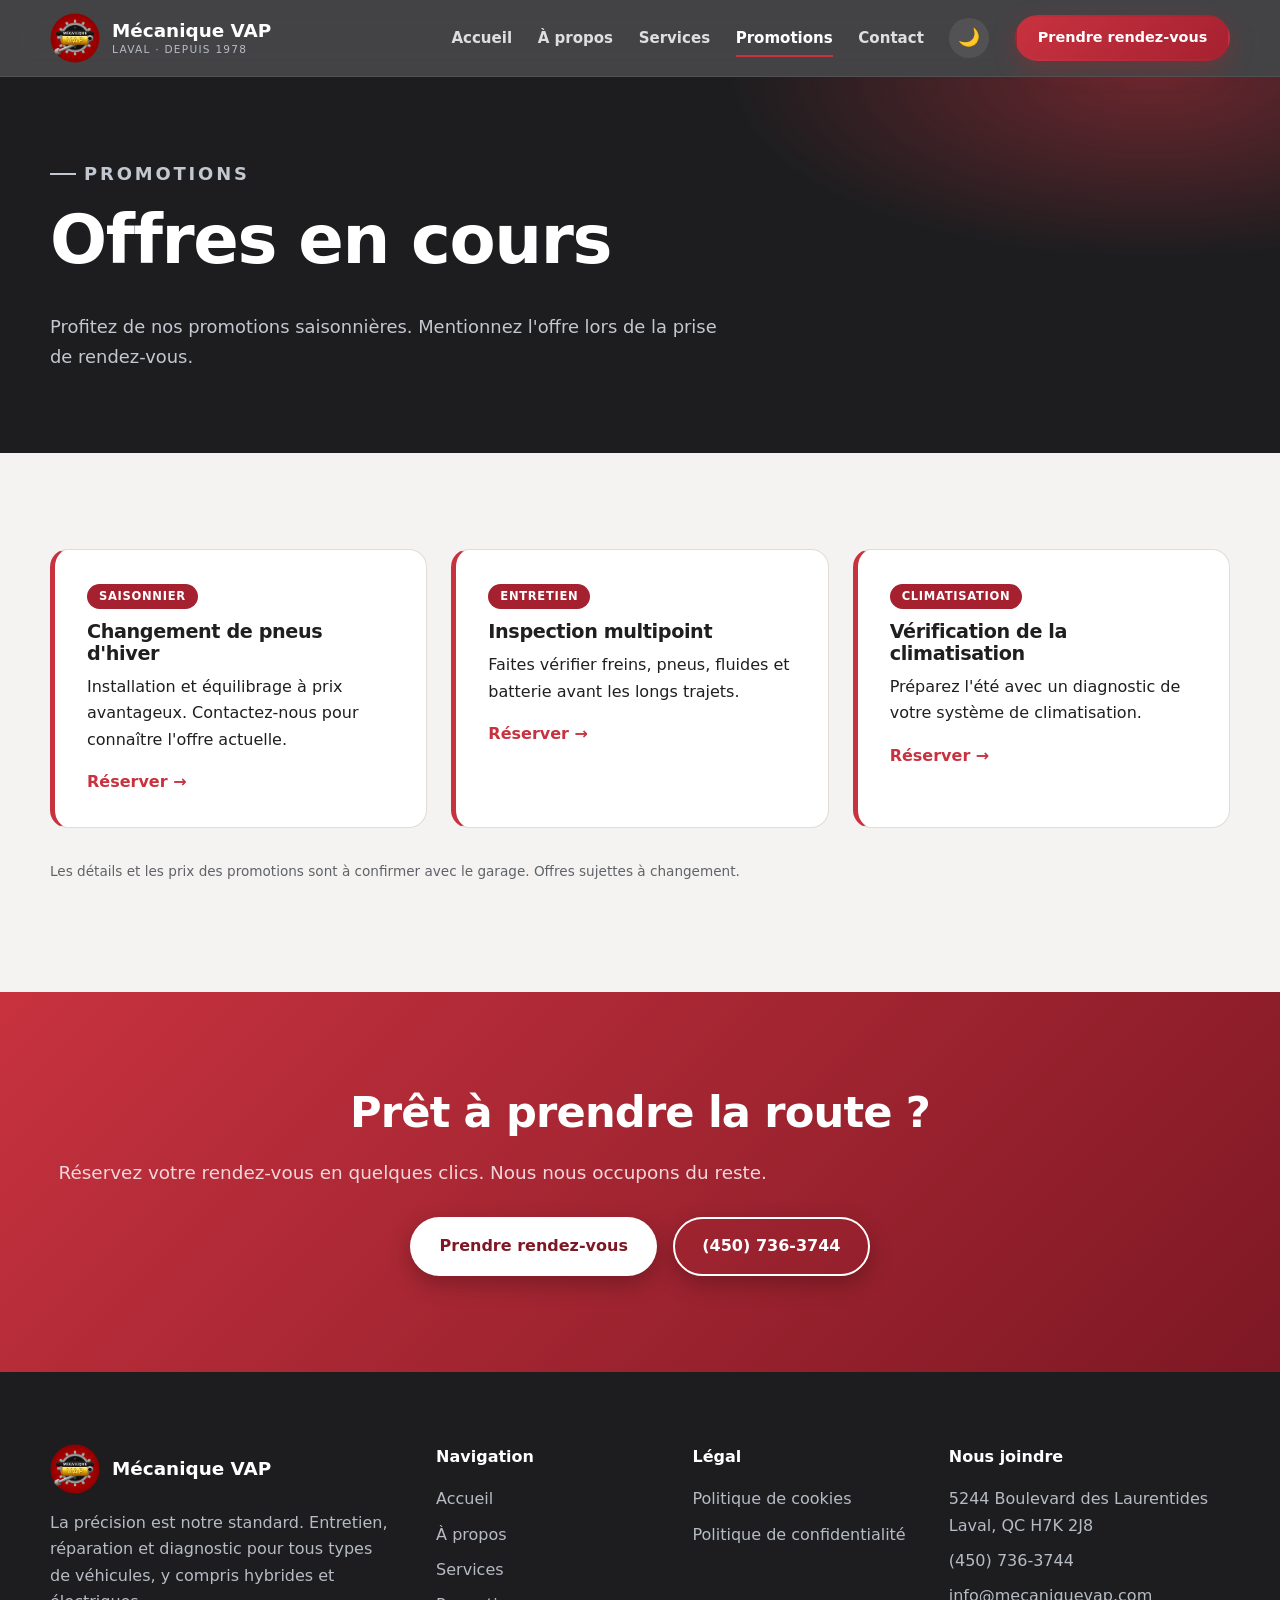
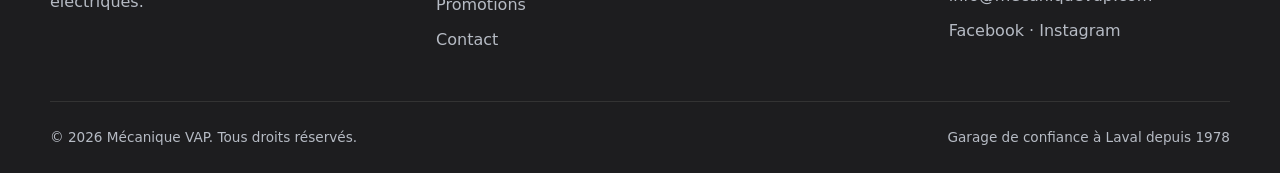
<file: promotions.html>
<!doctype html>
<html lang="fr-CA">
<head>
  <meta charset="utf-8">
  <meta name="viewport" content="width=device-width, initial-scale=1">
  <title>Promotions – Mécanique VAP</title>
  <meta name="description" content="Découvrez les promotions et offres saisonnières de Mécanique VAP à Laval.">
  <meta name="theme-color" content="#1d1d1f">
  <link rel="canonical" href="https://mayooran08.github.io/vapmecanique/promotions.html">
  <link rel="icon" type="image/png" href="img/favicon.png">
  <link rel="apple-touch-icon" href="img/favicon.png">
  <meta property="og:type" content="website">
  <meta property="og:locale" content="fr_CA">
  <meta property="og:site_name" content="Mécanique VAP">
  <meta property="og:title" content="Promotions – Mécanique VAP">
  <meta property="og:description" content="Découvrez les promotions et offres saisonnières de Mécanique VAP à Laval.">
  <meta property="og:url" content="https://mayooran08.github.io/vapmecanique/promotions.html">
  <meta property="og:image" content="https://mayooran08.github.io/vapmecanique/img/logo.png">
  <meta name="twitter:card" content="summary">
  <script>try{var t=localStorage.getItem("theme")||(matchMedia("(prefers-color-scheme: dark)").matches?"dark":"light");document.documentElement.dataset.theme=t}catch(e){}</script>
  <link rel="stylesheet" href="css/style.css">
</head>
<body>
<a class="skip" href="#main">Aller au contenu</a>
<header class="site-header">
  <div class="container">
    <a class="logo" href="index.html" aria-label="Mécanique VAP – Accueil">
      <img src="img/logo.png" alt="" width="50" height="50">
      <span>Mécanique VAP<small>Laval · Depuis 1978</small></span>
    </a>
    <button class="icon-btn menu-toggle" aria-label="Ouvrir le menu" aria-expanded="false">☰</button>
    <nav class="nav" aria-label="Navigation principale">
      <a href="index.html">Accueil</a>
      <a href="a-propos.html">À propos</a>
      <a href="services.html">Services</a>
      <a href="promotions.html" aria-current="page">Promotions</a>
      <a href="contact.html">Contact</a>
      <button id="theme-toggle" class="icon-btn" type="button" aria-label="Changer de thème">🌙</button>
      <a class="btn" href="contact.html#rendez-vous">Prendre rendez-vous</a>
    </nav>
  </div>
</header>
<main id="main">
<section class="page-hero"><div class="container"><p class="eyebrow">Promotions</p><h1>Offres en cours</h1><p>Profitez de nos promotions saisonnières. Mentionnez l'offre lors de la prise de rendez-vous.</p></div></section>

<section class="section">
  <div class="container">
    <div class="grid grid--3" style="margin-top:0">
      <article class="card promo"><span class="tag">Saisonnier</span><h3>Changement de pneus d'hiver</h3><p>Installation et équilibrage à prix avantageux. Contactez-nous pour connaître l'offre actuelle.</p><a class="link" href="contact.html#rendez-vous">Réserver →</a></article>
      <article class="card promo"><span class="tag">Entretien</span><h3>Inspection multipoint</h3><p>Faites vérifier freins, pneus, fluides et batterie avant les longs trajets.</p><a class="link" href="contact.html#rendez-vous">Réserver →</a></article>
      <article class="card promo"><span class="tag">Climatisation</span><h3>Vérification de la climatisation</h3><p>Préparez l'été avec un diagnostic de votre système de climatisation.</p><a class="link" href="contact.html#rendez-vous">Réserver →</a></article>
    </div>
    <p class="form-note" style="margin-top:2rem">Les détails et les prix des promotions sont à confirmer avec le garage. Offres sujettes à changement.</p>
  </div>
</section>

<section class="section cta">
  <div class="container">
    <h2>Prêt à prendre la route ?</h2>
    <p class="lead" style="color:#f3d6da">Réservez votre rendez-vous en quelques clics. Nous nous occupons du reste.</p>
    <div class="btn-row" style="justify-content:center">
      <a class="btn" href="contact.html#rendez-vous">Prendre rendez-vous</a>
      <a class="btn btn--ghost" href="tel:+14507363744">(450) 736-3744</a>
    </div>
  </div>
</section>
</main>
<footer class="site-footer">
  <div class="container">
    <div class="footer-grid">
      <div>
        <a class="logo" href="index.html"><img src="img/logo.png" alt="" width="50" height="50"><span style="color:#fff">Mécanique VAP</span></a>
        <p style="margin-top:1rem">La précision est notre standard. Entretien, réparation et diagnostic pour tous types de véhicules, y compris hybrides et électriques.</p>
      </div>
      <div>
        <h4>Navigation</h4>
        <ul>
          <li><a href="index.html">Accueil</a></li>
          <li><a href="a-propos.html">À propos</a></li>
          <li><a href="services.html">Services</a></li>
          <li><a href="promotions.html">Promotions</a></li>
          <li><a href="contact.html">Contact</a></li>
        </ul>
      </div>
      <div>
        <h4>Légal</h4>
        <ul>
          <li><a href="politique-cookies.html">Politique de cookies</a></li>
          <li><a href="politique-confidentialite.html">Politique de confidentialité</a></li>
        </ul>
      </div>
      <div>
        <h4>Nous joindre</h4>
        <ul>
          <li>5244 Boulevard des Laurentides<br>Laval, QC H7K 2J8</li>
          <li><a href="tel:+14507363744">(450) 736-3744</a></li>
          <li><a href="mailto:info@mecaniquevap.com">info@mecaniquevap.com</a></li>
          <li><a href="https://www.facebook.com/" rel="noopener">Facebook</a> · <a href="https://www.instagram.com/" rel="noopener">Instagram</a></li>
        </ul>
      </div>
    </div>
    <div class="footer-bottom">
      <span>© 2026 Mécanique VAP. Tous droits réservés.</span>
      <span>Garage de confiance à Laval depuis 1978</span>
    </div>
  </div>
</footer>
<button class="to-top" aria-label="Retour en haut" type="button">↑</button>
<script src="js/main.js"></script>
</body>
</html>
</file>
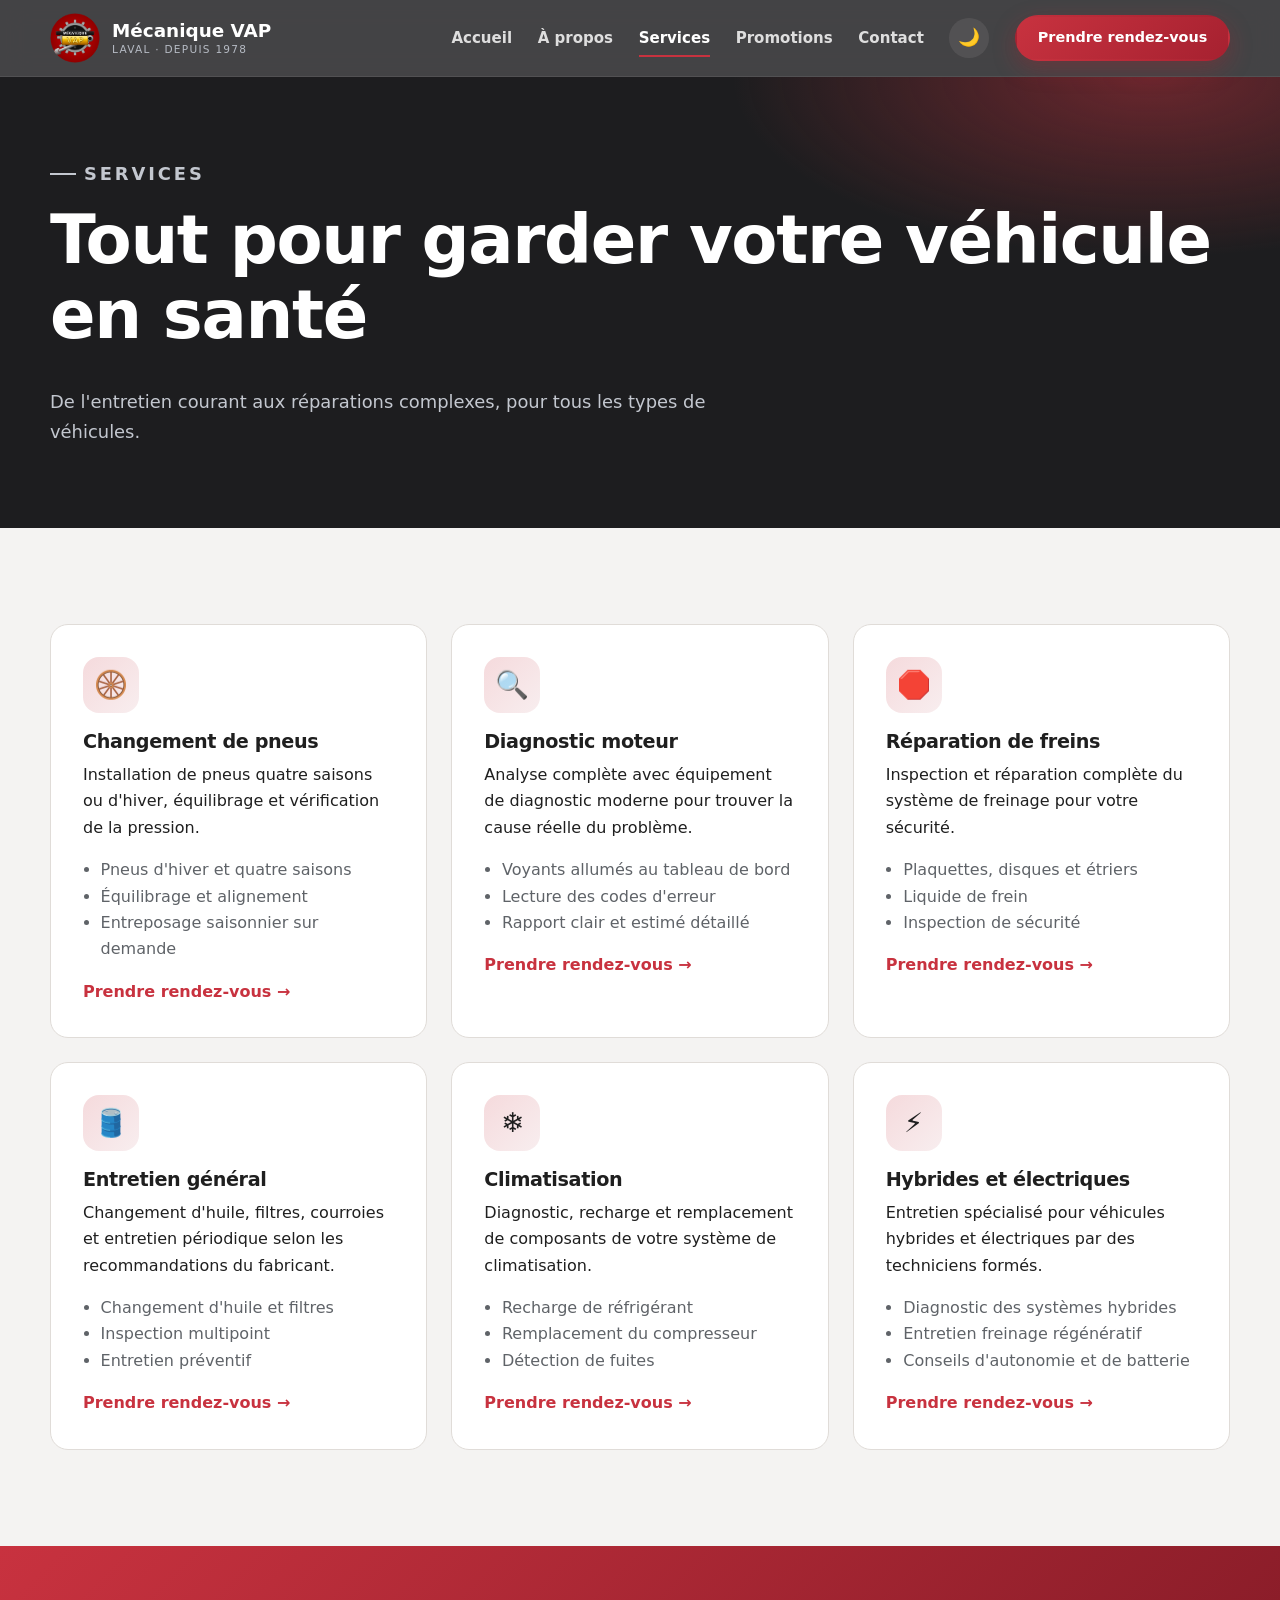
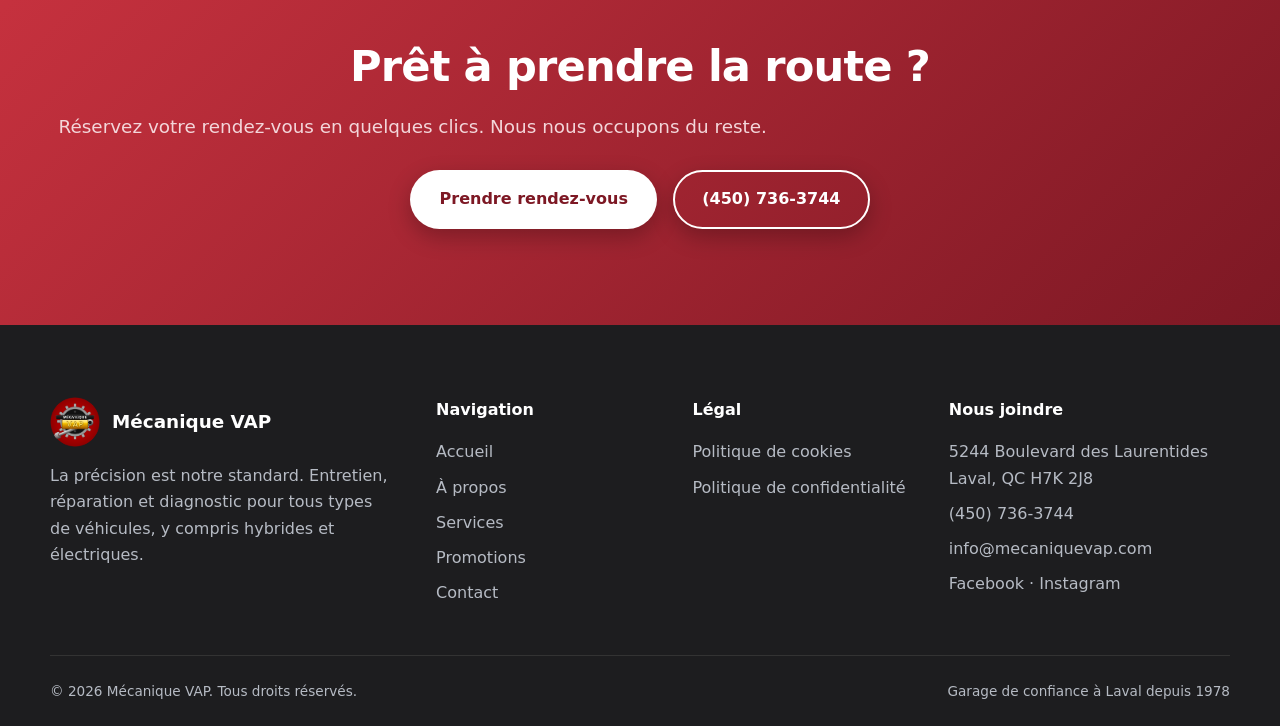
<file: services.html>
<!doctype html>
<html lang="fr-CA">
<head>
  <meta charset="utf-8">
  <meta name="viewport" content="width=device-width, initial-scale=1">
  <title>Services – Mécanique VAP</title>
  <meta name="description" content="Pneus, diagnostic moteur, freins, entretien général, climatisation et véhicules hybrides ou électriques à Laval.">
  <meta name="theme-color" content="#1d1d1f">
  <link rel="canonical" href="https://mayooran08.github.io/vapmecanique/services.html">
  <link rel="icon" type="image/png" href="img/favicon.png">
  <link rel="apple-touch-icon" href="img/favicon.png">
  <meta property="og:type" content="website">
  <meta property="og:locale" content="fr_CA">
  <meta property="og:site_name" content="Mécanique VAP">
  <meta property="og:title" content="Services – Mécanique VAP">
  <meta property="og:description" content="Pneus, diagnostic moteur, freins, entretien général, climatisation et véhicules hybrides ou électriques à Laval.">
  <meta property="og:url" content="https://mayooran08.github.io/vapmecanique/services.html">
  <meta property="og:image" content="https://mayooran08.github.io/vapmecanique/img/logo.png">
  <meta name="twitter:card" content="summary">
  <script>try{var t=localStorage.getItem("theme")||(matchMedia("(prefers-color-scheme: dark)").matches?"dark":"light");document.documentElement.dataset.theme=t}catch(e){}</script>
  <link rel="stylesheet" href="css/style.css">
</head>
<body>
<a class="skip" href="#main">Aller au contenu</a>
<header class="site-header">
  <div class="container">
    <a class="logo" href="index.html" aria-label="Mécanique VAP – Accueil">
      <img src="img/logo.png" alt="" width="50" height="50">
      <span>Mécanique VAP<small>Laval · Depuis 1978</small></span>
    </a>
    <button class="icon-btn menu-toggle" aria-label="Ouvrir le menu" aria-expanded="false">☰</button>
    <nav class="nav" aria-label="Navigation principale">
      <a href="index.html">Accueil</a>
      <a href="a-propos.html">À propos</a>
      <a href="services.html" aria-current="page">Services</a>
      <a href="promotions.html">Promotions</a>
      <a href="contact.html">Contact</a>
      <button id="theme-toggle" class="icon-btn" type="button" aria-label="Changer de thème">🌙</button>
      <a class="btn" href="contact.html#rendez-vous">Prendre rendez-vous</a>
    </nav>
  </div>
</header>
<main id="main">
<section class="page-hero"><div class="container"><p class="eyebrow">Services</p><h1>Tout pour garder votre véhicule en santé</h1><p>De l'entretien courant aux réparations complexes, pour tous les types de véhicules.</p></div></section>

<section class="section">
  <div class="container">
    <div class="grid grid--3" style="margin-top:0">
      <article class="card"><div class="icon">🛞</div><h3>Changement de pneus</h3><p>Installation de pneus quatre saisons ou d'hiver, équilibrage et vérification de la pression.</p><ul><li>Pneus d'hiver et quatre saisons</li><li>Équilibrage et alignement</li><li>Entreposage saisonnier sur demande</li></ul><a class="link" href="contact.html#rendez-vous">Prendre rendez-vous →</a></article>
      <article class="card"><div class="icon">🔍</div><h3>Diagnostic moteur</h3><p>Analyse complète avec équipement de diagnostic moderne pour trouver la cause réelle du problème.</p><ul><li>Voyants allumés au tableau de bord</li><li>Lecture des codes d'erreur</li><li>Rapport clair et estimé détaillé</li></ul><a class="link" href="contact.html#rendez-vous">Prendre rendez-vous →</a></article>
      <article class="card"><div class="icon">🛑</div><h3>Réparation de freins</h3><p>Inspection et réparation complète du système de freinage pour votre sécurité.</p><ul><li>Plaquettes, disques et étriers</li><li>Liquide de frein</li><li>Inspection de sécurité</li></ul><a class="link" href="contact.html#rendez-vous">Prendre rendez-vous →</a></article>
      <article class="card"><div class="icon">🛢️</div><h3>Entretien général</h3><p>Changement d'huile, filtres, courroies et entretien périodique selon les recommandations du fabricant.</p><ul><li>Changement d'huile et filtres</li><li>Inspection multipoint</li><li>Entretien préventif</li></ul><a class="link" href="contact.html#rendez-vous">Prendre rendez-vous →</a></article>
      <article class="card"><div class="icon">❄️</div><h3>Climatisation</h3><p>Diagnostic, recharge et remplacement de composants de votre système de climatisation.</p><ul><li>Recharge de réfrigérant</li><li>Remplacement du compresseur</li><li>Détection de fuites</li></ul><a class="link" href="contact.html#rendez-vous">Prendre rendez-vous →</a></article>
      <article class="card"><div class="icon">⚡</div><h3>Hybrides et électriques</h3><p>Entretien spécialisé pour véhicules hybrides et électriques par des techniciens formés.</p><ul><li>Diagnostic des systèmes hybrides</li><li>Entretien freinage régénératif</li><li>Conseils d'autonomie et de batterie</li></ul><a class="link" href="contact.html#rendez-vous">Prendre rendez-vous →</a></article>
    </div>
  </div>
</section>

<section class="section cta">
  <div class="container">
    <h2>Prêt à prendre la route ?</h2>
    <p class="lead" style="color:#f3d6da">Réservez votre rendez-vous en quelques clics. Nous nous occupons du reste.</p>
    <div class="btn-row" style="justify-content:center">
      <a class="btn" href="contact.html#rendez-vous">Prendre rendez-vous</a>
      <a class="btn btn--ghost" href="tel:+14507363744">(450) 736-3744</a>
    </div>
  </div>
</section>
</main>
<footer class="site-footer">
  <div class="container">
    <div class="footer-grid">
      <div>
        <a class="logo" href="index.html"><img src="img/logo.png" alt="" width="50" height="50"><span style="color:#fff">Mécanique VAP</span></a>
        <p style="margin-top:1rem">La précision est notre standard. Entretien, réparation et diagnostic pour tous types de véhicules, y compris hybrides et électriques.</p>
      </div>
      <div>
        <h4>Navigation</h4>
        <ul>
          <li><a href="index.html">Accueil</a></li>
          <li><a href="a-propos.html">À propos</a></li>
          <li><a href="services.html">Services</a></li>
          <li><a href="promotions.html">Promotions</a></li>
          <li><a href="contact.html">Contact</a></li>
        </ul>
      </div>
      <div>
        <h4>Légal</h4>
        <ul>
          <li><a href="politique-cookies.html">Politique de cookies</a></li>
          <li><a href="politique-confidentialite.html">Politique de confidentialité</a></li>
        </ul>
      </div>
      <div>
        <h4>Nous joindre</h4>
        <ul>
          <li>5244 Boulevard des Laurentides<br>Laval, QC H7K 2J8</li>
          <li><a href="tel:+14507363744">(450) 736-3744</a></li>
          <li><a href="mailto:info@mecaniquevap.com">info@mecaniquevap.com</a></li>
          <li><a href="https://www.facebook.com/" rel="noopener">Facebook</a> · <a href="https://www.instagram.com/" rel="noopener">Instagram</a></li>
        </ul>
      </div>
    </div>
    <div class="footer-bottom">
      <span>© 2026 Mécanique VAP. Tous droits réservés.</span>
      <span>Garage de confiance à Laval depuis 1978</span>
    </div>
  </div>
</footer>
<button class="to-top" aria-label="Retour en haut" type="button">↑</button>
<script src="js/main.js"></script>
</body>
</html>
</file>
<file: css/style.css>
:root {
  --bg: #f4f3f2;
  --surface: #ffffff;
  --surface-2: #ebe9e7;
  --text: #1f1f1f;
  --muted: #5f6368;
  --line: #e0dcd8;
  --accent: #a62130;
  --accent-2: #c8323f;
  --accent-dark: #7d1824;
  --ink: #1d1d1f;
  --ink-2: #2b2b2e;
  --radius: 18px;
  --shadow: 0 12px 36px rgba(0, 0, 0, .10);
  --max: 1180px;
  font-family: "Inter", "Segoe UI", system-ui, -apple-system, Roboto, Helvetica, Arial, sans-serif;
  color-scheme: light;
}
:root[data-theme="dark"] {
  --bg: #121214;
  --surface: #1c1c1f;
  --surface-2: #26262a;
  --text: #f1f1f2;
  --muted: #a4a8b0;
  --line: #333338;
  --shadow: 0 12px 36px rgba(0, 0, 0, .5);
  color-scheme: dark;
}
* { box-sizing: border-box; }
html { scroll-behavior: smooth; }
body { margin: 0; color: var(--text); background: var(--bg); line-height: 1.65; transition: background .3s, color .3s; -webkit-font-smoothing: antialiased; }
img { max-width: 100%; display: block; }
a { color: inherit; }
h1, h2, h3 { line-height: 1.12; margin: 0 0 .5em; letter-spacing: -.02em; }
h1 { font-size: clamp(2.4rem, 5.5vw, 4.2rem); font-weight: 800; }
h2 { font-size: clamp(1.8rem, 3.6vw, 2.7rem); font-weight: 800; }
h3 { font-size: 1.2rem; font-weight: 700; }
p { margin: 0 0 1em; }
.container { width: min(var(--max), 100% - 2rem); margin-inline: auto; }
.section { padding: 6rem 0; }
.section--dark { background: var(--ink); color: #fff; }
.section--alt { background: var(--surface); }
.eyebrow { display: inline-flex; align-items: center; gap: .5rem; text-transform: uppercase; letter-spacing: .16em; font-size: .75rem; font-weight: 700; color: var(--accent-2); margin-bottom: .9rem; }
.eyebrow::before { content: ""; width: 26px; height: 2px; background: currentColor; }
.lead { font-size: 1.15rem; color: var(--muted); max-width: 62ch; }
.section--dark .lead { color: #c3c7cf; }
.center { text-align: center; }
.center .lead { margin-inline: auto; }
.center .eyebrow { justify-content: center; }
:focus-visible { outline: 3px solid var(--accent-2); outline-offset: 3px; border-radius: 6px; }
.skip { position: absolute; left: -999px; top: 0; background: var(--accent); color: #fff; padding: .6rem 1rem; z-index: 100; }
.skip:focus { left: 0; }

/* Buttons */
.btn { display: inline-flex; align-items: center; gap: .5rem; padding: .9rem 1.7rem; border-radius: 999px; font-weight: 700; text-decoration: none; border: 2px solid transparent; background: linear-gradient(135deg, var(--accent-2), var(--accent)); color: #fff; transition: transform .2s, box-shadow .2s, background .2s; cursor: pointer; font: inherit; font-weight: 700; box-shadow: 0 8px 22px rgba(166, 33, 48, .35); }
.btn:hover { transform: translateY(-2px); box-shadow: 0 12px 28px rgba(166, 33, 48, .45); }
.btn--ghost { background: transparent; color: inherit; border-color: currentColor; box-shadow: none; }
.btn--ghost:hover { background: rgba(255,255,255,.12); box-shadow: none; }
.btn-row { display: flex; gap: 1rem; flex-wrap: wrap; margin-top: 1.75rem; }

/* Header */
.site-header { position: sticky; top: 0; z-index: 50; background: rgba(29, 29, 31, .82); backdrop-filter: saturate(180%) blur(14px); -webkit-backdrop-filter: saturate(180%) blur(14px); color: #fff; border-bottom: 1px solid rgba(255,255,255,.08); transition: box-shadow .3s; }
.site-header.scrolled { box-shadow: 0 6px 24px rgba(0,0,0,.35); }
.site-header .container { display: flex; align-items: center; justify-content: space-between; height: 76px; gap: 1rem; }
.logo { display: flex; align-items: center; gap: .75rem; text-decoration: none; font-weight: 800; font-size: 1.15rem; line-height: 1.1; }
.logo img { width: 50px; height: 50px; border-radius: 50%; }
.logo small { display: block; font-weight: 500; font-size: .66rem; color: #b6bbc4; letter-spacing: .12em; text-transform: uppercase; margin-top: 3px; }
.nav { display: flex; align-items: center; gap: 1.6rem; }
.nav a:not(.btn) { text-decoration: none; font-weight: 600; font-size: .94rem; opacity: .82; position: relative; padding: .3rem 0; }
.nav a:not(.btn)::after { content: ""; position: absolute; left: 0; bottom: -2px; height: 2px; width: 0; background: var(--accent-2); transition: width .25s; }
.nav a:not(.btn):hover, .nav a[aria-current="page"] { opacity: 1; }
.nav a:not(.btn):hover::after, .nav a[aria-current="page"]::after { width: 100%; }
.nav .btn { padding: .6rem 1.3rem; font-size: .9rem; }
.icon-btn { background: rgba(255,255,255,.08); border: 0; color: inherit; width: 40px; height: 40px; border-radius: 50%; cursor: pointer; font-size: 1.1rem; display: grid; place-items: center; transition: background .2s; }
.icon-btn:hover { background: rgba(255,255,255,.18); }
.menu-toggle { display: none; }

/* Hero */
.hero { position: relative; color: #fff; overflow: hidden; padding: 6.5rem 0 6rem; background:
  radial-gradient(900px 500px at 85% 20%, rgba(200, 50, 63, .55), transparent 60%),
  radial-gradient(700px 400px at 0% 100%, rgba(166, 33, 48, .35), transparent 60%),
  var(--ink); }
.hero::before { content: ""; position: absolute; inset: 0; background-image: linear-gradient(rgba(255,255,255,.035) 1px, transparent 1px), linear-gradient(90deg, rgba(255,255,255,.035) 1px, transparent 1px); background-size: 48px 48px; mask-image: radial-gradient(ellipse at 30% 40%, #000, transparent 75%); -webkit-mask-image: radial-gradient(ellipse at 30% 40%, #000, transparent 75%); }
.hero .container { position: relative; display: grid; grid-template-columns: 1.25fr .75fr; gap: 3rem; align-items: center; }
.hero p.sub { max-width: 54ch; font-size: 1.2rem; color: #d4d7de; }
.hero-art { position: relative; justify-self: center; width: min(360px, 80%); aspect-ratio: 1; }
.hero-art img { width: 100%; border-radius: 50%; position: relative; z-index: 1; box-shadow: 0 30px 80px rgba(0,0,0,.55); animation: float 6s ease-in-out infinite; }
.hero-art::before { content: ""; position: absolute; inset: -14%; border-radius: 50%; border: 2px dashed rgba(255,255,255,.18); animation: spin 40s linear infinite; }
.hero-art::after { content: ""; position: absolute; inset: -4%; border-radius: 50%; background: radial-gradient(circle, rgba(200,50,63,.5), transparent 70%); filter: blur(30px); }
@keyframes float { 50% { transform: translateY(-14px); } }
@keyframes spin { to { transform: rotate(360deg); } }
.badges { display: flex; gap: 2.5rem; flex-wrap: wrap; margin-top: 3rem; }
.badge strong { display: block; font-size: 2.2rem; font-weight: 800; color: #fff; line-height: 1.1; }
.badge > span { font-size: .85rem; color: #b6bbc4; }
.page-hero { background: radial-gradient(700px 300px at 90% 0%, rgba(200,50,63,.45), transparent 60%), var(--ink); color: #fff; padding: 5rem 0 4rem; }
.page-hero p { color: #c3c7cf; max-width: 60ch; font-size: 1.12rem; }

/* Grids & cards */
.grid { display: grid; gap: 1.5rem; margin-top: 2.75rem; }
.grid--3 { grid-template-columns: repeat(auto-fit, minmax(280px, 1fr)); }
.grid--4 { grid-template-columns: repeat(auto-fit, minmax(230px, 1fr)); }
.card { background: var(--surface); border: 1px solid var(--line); border-radius: var(--radius); padding: 2rem; transition: transform .25s, box-shadow .25s, border-color .25s; }
.card:hover { box-shadow: var(--shadow); transform: translateY(-5px); border-color: rgba(200, 50, 63, .4); }
.section--alt .card { background: var(--bg); }
.icon { width: 56px; height: 56px; border-radius: 16px; background: linear-gradient(135deg, rgba(200,50,63,.18), rgba(166,33,48,.08)); display: grid; place-items: center; font-size: 1.7rem; margin-bottom: 1.1rem; }
.card ul { padding-left: 1.1rem; color: var(--muted); }
.card .link { color: var(--accent-2); font-weight: 700; text-decoration: none; }
.card .link:hover { text-decoration: underline; }
.stars { color: #f5b301; letter-spacing: .15em; margin-bottom: .5rem; }
.quote footer { font-weight: 700; margin-top: 1rem; color: var(--muted); font-size: .9rem; }
.promo { border-left: 5px solid var(--accent-2); }
.promo .tag { display: inline-block; background: var(--accent); color: #fff; font-size: .72rem; font-weight: 700; padding: .2rem .75rem; border-radius: 999px; margin-bottom: .75rem; letter-spacing: .06em; text-transform: uppercase; }
.split { display: grid; grid-template-columns: 1fr 1fr; gap: 3.5rem; align-items: center; }
.panel { background: var(--ink); color: #fff; border-radius: var(--radius); padding: 2.75rem; box-shadow: var(--shadow); }
.panel strong { display: block; font-size: 3.2rem; line-height: 1; color: #fff; font-weight: 800; }
.panel p { color: #b6bbc4; margin: .4rem 0 1.6rem; }
.cta { background: linear-gradient(135deg, var(--accent-2), var(--accent-dark)); color: #fff; text-align: center; }
.cta .btn { background: #fff; color: var(--accent-dark); box-shadow: 0 8px 22px rgba(0,0,0,.25); }
.cta .btn--ghost { background: transparent; color: #fff; border-color: #fff; }

/* Forms */
form { display: grid; gap: 1.1rem; }
label { font-weight: 600; font-size: .9rem; display: grid; gap: .4rem; }
input, select, textarea { font: inherit; color: inherit; padding: .85rem 1rem; border: 1px solid var(--line); border-radius: 12px; background: var(--surface); width: 100%; transition: border-color .2s, box-shadow .2s; }
input:focus, select:focus, textarea:focus { outline: 0; border-color: var(--accent-2); box-shadow: 0 0 0 4px rgba(200,50,63,.2); }
.form-row { display: grid; grid-template-columns: 1fr 1fr; gap: 1rem; }
.form-note { font-size: .85rem; color: var(--muted); }
.form-status { font-weight: 700; padding: .9rem 1rem; border-radius: 12px; }
.form-status.ok { background: rgba(29, 122, 58, .15); color: #2fa457; }
.form-status.err { background: rgba(200, 50, 63, .15); color: var(--accent-2); }
.hp { position: absolute; left: -9999px; }
.info-list { list-style: none; padding: 0; margin: 0; display: grid; gap: 1.25rem; }
.info-list strong { display: block; }
.hours { width: 100%; border-collapse: collapse; }
.hours td { padding: .5rem 0; border-bottom: 1px solid var(--line); }
.hours td:last-child { text-align: right; font-weight: 600; }
.map { border: 0; width: 100%; aspect-ratio: 16/10; border-radius: var(--radius); box-shadow: var(--shadow); margin-top: 1.5rem; filter: grayscale(.2); }
.prose { max-width: 72ch; }
.prose h2 { font-size: 1.5rem; margin-top: 2rem; }

/* Footer */
.site-footer { background: var(--ink); color: #b6bbc4; padding: 4.5rem 0 1.5rem; }
.footer-grid { display: grid; grid-template-columns: 1.6fr 1fr 1fr 1.3fr; gap: 2.5rem; }
.site-footer h4 { color: #fff; margin: 0 0 1rem; }
.site-footer ul { list-style: none; padding: 0; margin: 0; display: grid; gap: .55rem; }
.site-footer a { text-decoration: none; }
.site-footer a:hover { color: #fff; text-decoration: underline; }
.footer-bottom { border-top: 1px solid #333; margin-top: 3rem; padding-top: 1.5rem; display: flex; justify-content: space-between; flex-wrap: wrap; gap: 1rem; font-size: .85rem; }

/* Scroll reveal */
.reveal { opacity: 0; transform: translateY(28px); transition: opacity .7s ease, transform .7s ease; transition-delay: var(--d, 0s); }
.reveal.in { opacity: 1; transform: none; }
.to-top { position: fixed; right: 1.25rem; bottom: 1.25rem; width: 46px; height: 46px; border-radius: 50%; border: 0; background: var(--accent); color: #fff; font-size: 1.2rem; cursor: pointer; box-shadow: var(--shadow); opacity: 0; pointer-events: none; transition: opacity .3s, transform .3s; transform: translateY(10px); z-index: 40; }
.to-top.show { opacity: 1; pointer-events: auto; transform: none; }

@media (max-width: 900px) {
  .menu-toggle { display: grid; }
  .nav { position: absolute; top: 76px; left: 0; right: 0; flex-direction: column; align-items: flex-start; background: var(--ink); padding: 1.5rem 1rem 2rem; gap: 1.1rem; display: none; border-bottom: 1px solid #333; }
  .nav.open { display: flex; }
  .hero .container, .split, .footer-grid, .form-row { grid-template-columns: 1fr; }
  .hero-art { order: -1; width: 200px; }
  .section { padding: 4rem 0; }
  .hero { padding: 4rem 0; }
}
@media (prefers-reduced-motion: reduce) {
  *, *::before, *::after { animation: none !important; transition: none !important; scroll-behavior: auto !important; }
  .reveal { opacity: 1; transform: none; }
}
</file>
